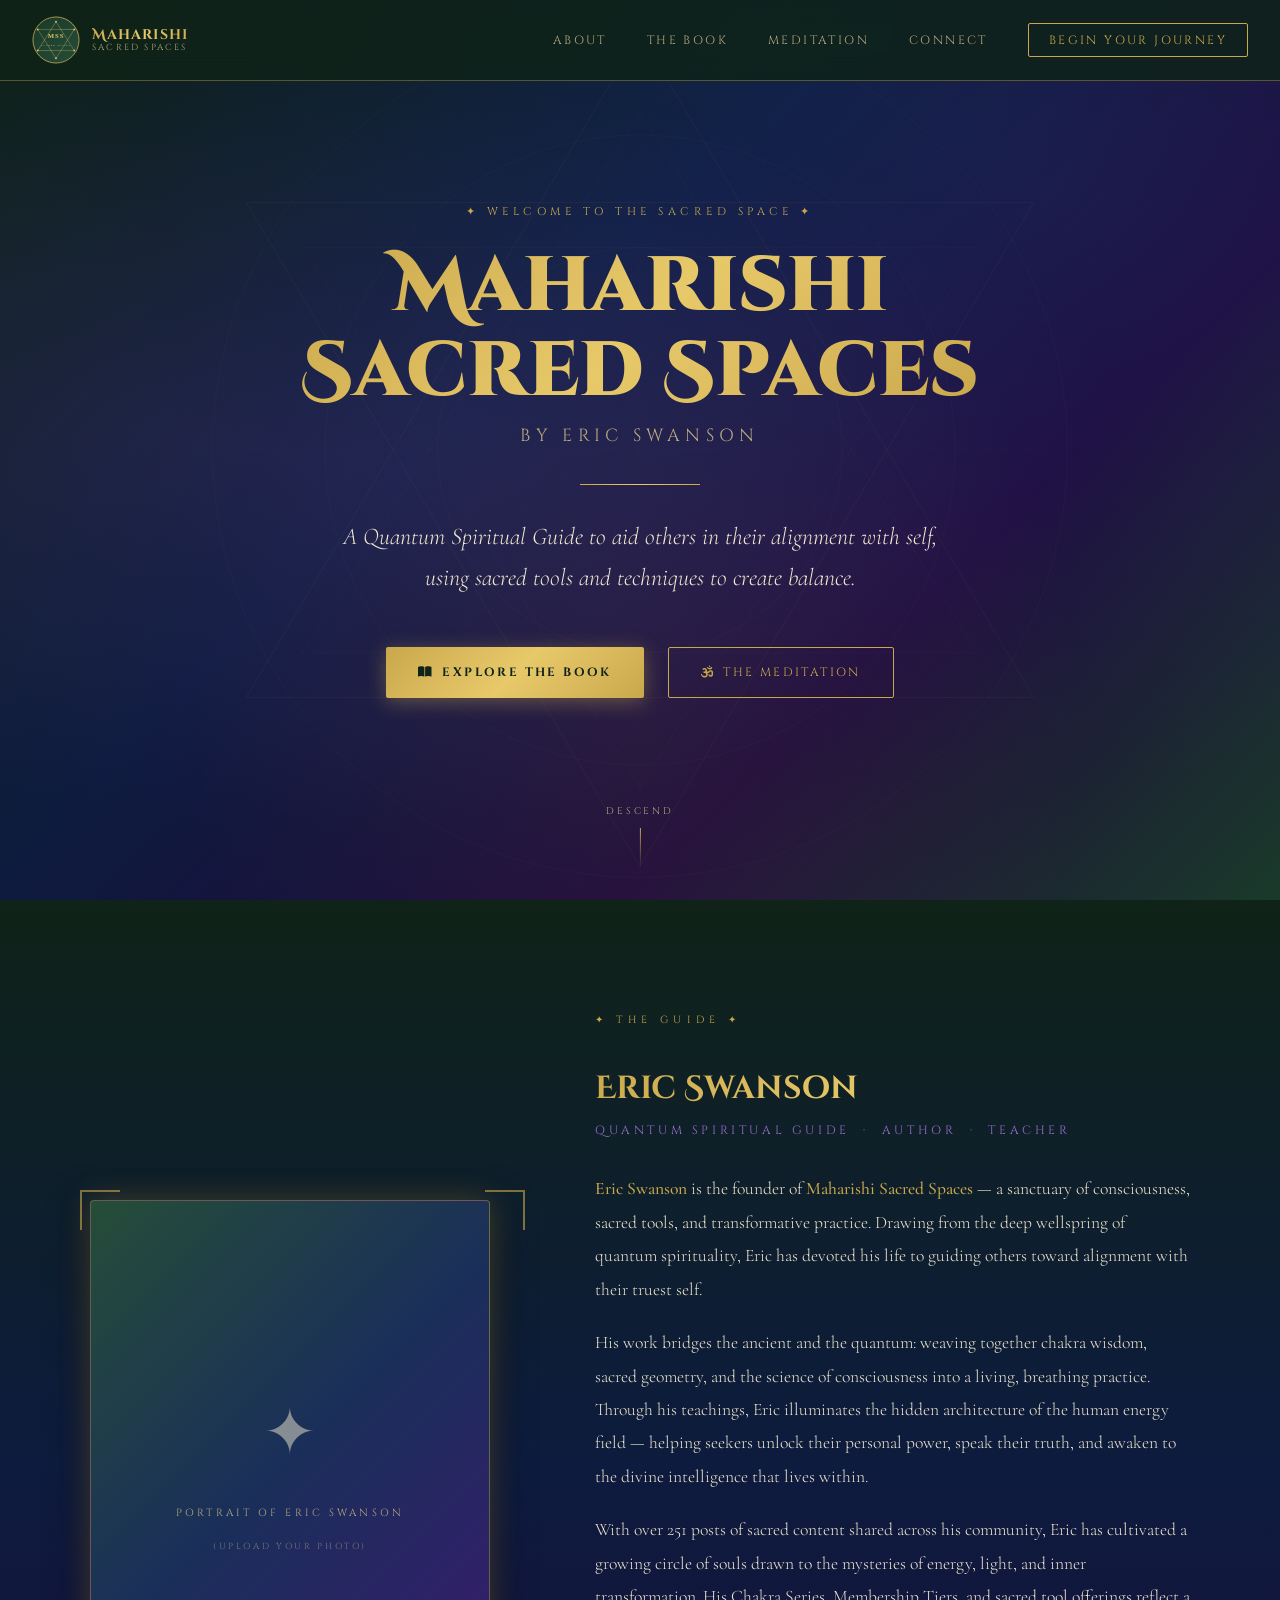
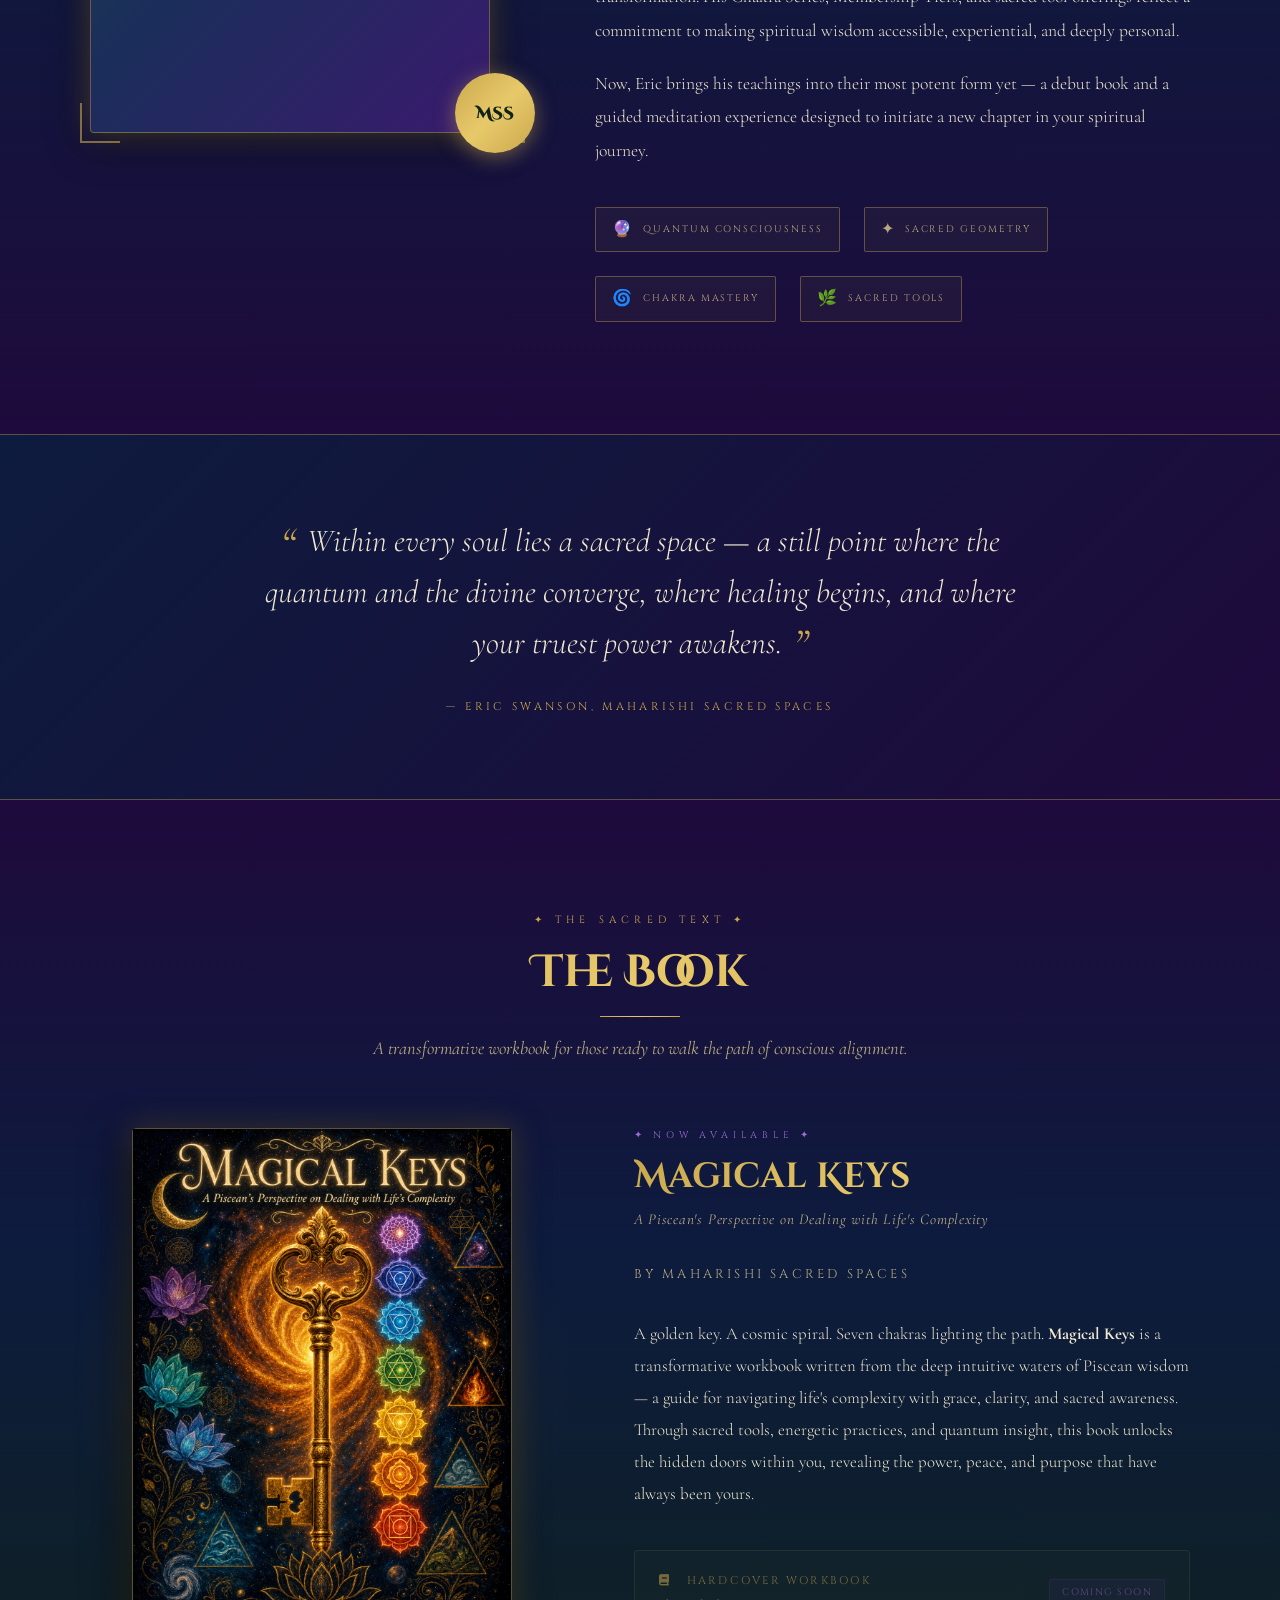
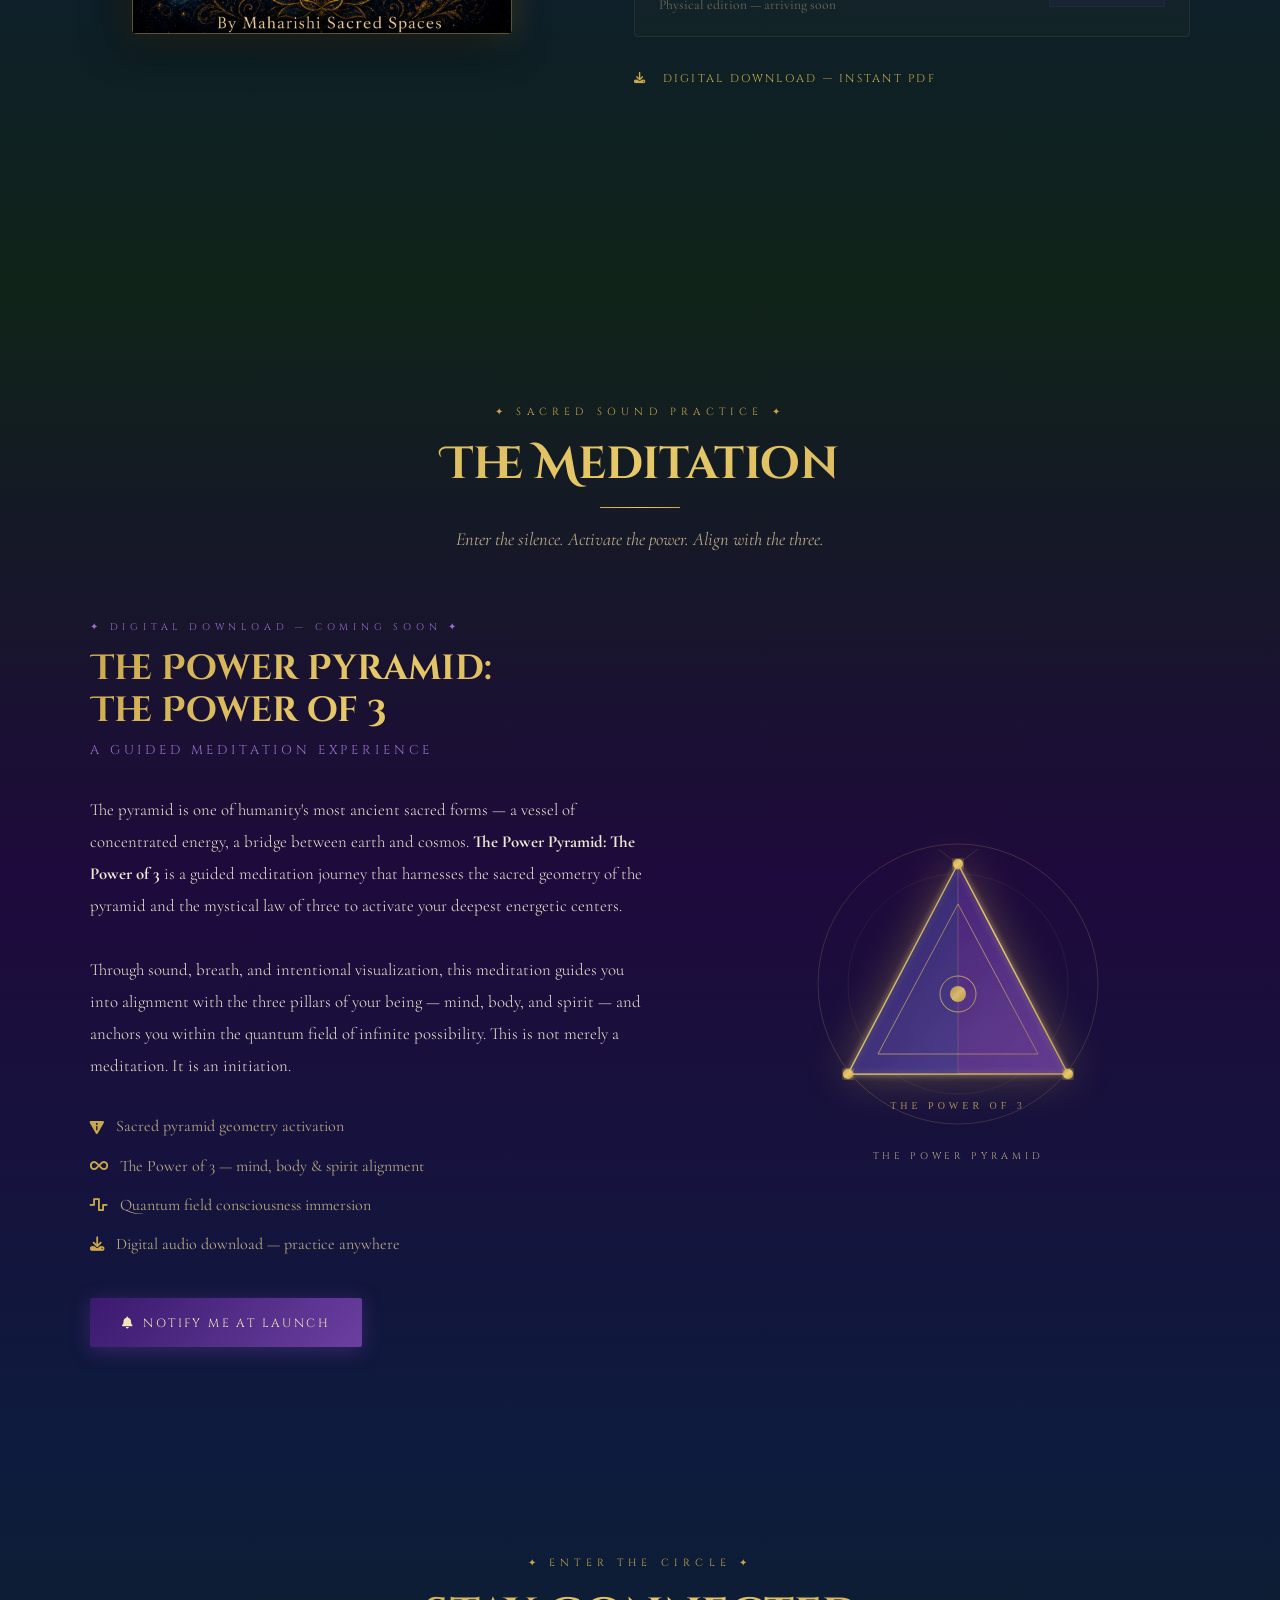
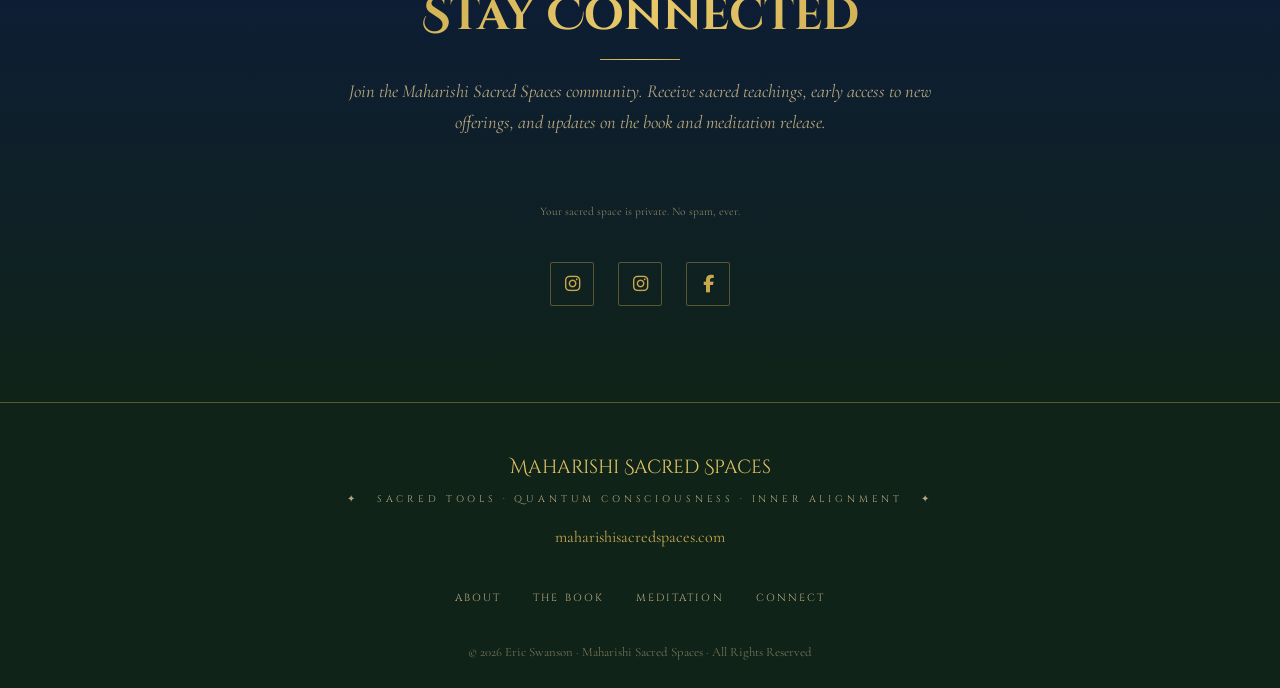
<file: index.html>
<!DOCTYPE html>
<html lang="en">
<head>
  <meta charset="UTF-8" />
  <meta name="viewport" content="width=device-width, initial-scale=1.0" />
  <meta name="description" content="Maharishi Sacred Spaces — Quantum Spiritual Guide Eric Swanson. Explore sacred tools, consciousness teachings, and transformative meditation practices." />
  <meta name="author" content="Eric Swanson" />
  <meta property="og:title" content="Maharishi Sacred Spaces" />
  <meta property="og:description" content="Quantum Spiritual Guide to aid others in their alignment with self, using sacred tools and techniques to create balance." />
  <meta property="og:type" content="website" />
  <meta property="og:url" content="https://maharishisacredspaces.com/" />
  <link rel="canonical" href="https://maharishisacredspaces.com/" />
  <title>Maharishi Sacred Spaces | Eric Swanson</title>
  <link rel="stylesheet" href="assets/css/style.css" />
  <!-- Font Awesome for icons -->
  <link rel="stylesheet" href="https://cdnjs.cloudflare.com/ajax/libs/font-awesome/6.5.0/css/all.min.css" />
  <!-- cache-bust: v4 -->
</head>
<body>

  <!-- Sacred Particle Background -->
  <canvas id="particles-canvas"></canvas>

  <!-- ── Navigation ─────────────────────────────────────────── -->
  <nav class="navbar" role="navigation" aria-label="Main navigation">
    <a href="index.html" class="nav-logo" aria-label="Maharishi Sacred Spaces Home">
      <!-- MSS Emblem SVG -->
      <svg class="mss-emblem" viewBox="0 0 100 100" xmlns="http://www.w3.org/2000/svg" aria-hidden="true">
        <defs>
          <linearGradient id="goldGrad" x1="0%" y1="0%" x2="100%" y2="100%">
            <stop offset="0%"   stop-color="#C9A84C"/>
            <stop offset="50%"  stop-color="#E8C96A"/>
            <stop offset="100%" stop-color="#C9A84C"/>
          </linearGradient>
          <linearGradient id="greenGrad" x1="0%" y1="0%" x2="100%" y2="100%">
            <stop offset="0%"   stop-color="#1A3A2A"/>
            <stop offset="100%" stop-color="#254D38"/>
          </linearGradient>
        </defs>
        <!-- Outer circle -->
        <circle cx="50" cy="50" r="48" fill="url(#greenGrad)" stroke="url(#goldGrad)" stroke-width="1.5"/>
        <!-- Inner sacred geometry -->
        <polygon points="50,12 88,72 12,72" fill="none" stroke="url(#goldGrad)" stroke-width="1.2" opacity="0.6"/>
        <polygon points="50,88 12,28 88,28" fill="none" stroke="url(#goldGrad)" stroke-width="1.2" opacity="0.6"/>
        <!-- MSS Letters -->
        <text x="50" y="46" text-anchor="middle" font-family="serif" font-size="14" font-weight="bold" fill="url(#goldGrad)" letter-spacing="2">MSS</text>
        <!-- Decorative dots -->
        <circle cx="50" cy="12" r="2" fill="url(#goldGrad)"/>
        <circle cx="88" cy="72" r="2" fill="url(#goldGrad)"/>
        <circle cx="12" cy="72" r="2" fill="url(#goldGrad)"/>
        <circle cx="50" cy="88" r="2" fill="url(#goldGrad)"/>
        <circle cx="12" cy="28" r="2" fill="url(#goldGrad)"/>
        <circle cx="88" cy="28" r="2" fill="url(#goldGrad)"/>
        <!-- Bottom text -->
        <text x="50" y="62" text-anchor="middle" font-family="serif" font-size="5.5" fill="url(#goldGrad)" letter-spacing="1.5">SACRED SPACES</text>
      </svg>
      <div class="logo-text">
        <span class="logo-main">Maharishi</span>
        <span class="logo-sub">Sacred Spaces</span>
      </div>
    </a>

    <ul class="nav-links" role="list">
      <li><a href="#about" class="active">About</a></li>
      <li><a href="#book">The Book</a></li>
      <li><a href="#meditation">Meditation</a></li>
      <li><a href="#connect">Connect</a></li>
      <li><a href="#connect" class="nav-cta">Begin Your Journey</a></li>
    </ul>

    <div class="hamburger" role="button" aria-label="Toggle menu" tabindex="0">
      <span></span><span></span><span></span>
    </div>
  </nav>

  <!-- ── Hero ───────────────────────────────────────────────── -->
  <section class="hero" id="home" aria-label="Hero">
    <div class="hero-bg-pattern"></div>

    <!-- Sacred Geometry Background -->
    <div class="sacred-geometry" aria-hidden="true">
      <svg viewBox="0 0 800 800" xmlns="http://www.w3.org/2000/svg">
        <circle cx="400" cy="400" r="380" fill="none" stroke="#C9A84C" stroke-width="0.5"/>
        <circle cx="400" cy="400" r="280" fill="none" stroke="#C9A84C" stroke-width="0.5"/>
        <circle cx="400" cy="400" r="180" fill="none" stroke="#C9A84C" stroke-width="0.5"/>
        <polygon points="400,30 750,620 50,620" fill="none" stroke="#C9A84C" stroke-width="0.8"/>
        <polygon points="400,770 50,180 750,180" fill="none" stroke="#C9A84C" stroke-width="0.8"/>
        <polygon points="400,100 700,580 100,580" fill="none" stroke="#C9A84C" stroke-width="0.4"/>
        <polygon points="400,700 100,220 700,220" fill="none" stroke="#C9A84C" stroke-width="0.4"/>
        <line x1="400" y1="20" x2="400" y2="780" stroke="#C9A84C" stroke-width="0.3"/>
        <line x1="20" y1="400" x2="780" y2="400" stroke="#C9A84C" stroke-width="0.3"/>
        <line x1="70" y1="70" x2="730" y2="730" stroke="#C9A84C" stroke-width="0.3"/>
        <line x1="730" y1="70" x2="70" y2="730" stroke="#C9A84C" stroke-width="0.3"/>
      </svg>
    </div>

    <div class="hero-content">
      <p class="hero-eyebrow">✦ Welcome to the Sacred Space ✦</p>
      <h1 class="hero-title">Maharishi<br/>Sacred Spaces</h1>
      <p class="hero-subtitle">by Eric Swanson</p>
      <div class="hero-divider"></div>
      <p class="hero-tagline">A Quantum Spiritual Guide to aid others in their alignment with self, using sacred tools and techniques to create balance.</p>
      <div class="hero-actions">
        <a href="#purchase" class="btn btn-primary">
          <i class="fa-solid fa-book-open" aria-hidden="true"></i>
          Explore the Book
        </a>
        <a href="#meditation" class="btn btn-outline">
          <i class="fa-solid fa-om" aria-hidden="true"></i>
          The Meditation
        </a>
      </div>
    </div>

    <div class="hero-scroll" aria-hidden="true">
      <span>Descend</span>
      <div class="scroll-line"></div>
    </div>
  </section>

  <!-- ── About / Biography ──────────────────────────────────── -->
  <section class="about-section" id="about" aria-label="About Eric Swanson">
    <div class="about-inner">
      <div class="about-image-wrap reveal">
        <!-- Portrait placeholder — replace src with your photo -->
        <div class="about-portrait-placeholder">
          <div class="placeholder-icon">✦</div>
          <span>Portrait of Eric Swanson</span>
          <span style="font-size:0.55rem; opacity:0.6;">(Upload your photo)</span>
        </div>
        <div class="about-frame-corner tl"></div>
        <div class="about-frame-corner tr"></div>
        <div class="about-frame-corner bl"></div>
        <div class="about-frame-corner br"></div>
        <div class="about-mss-badge">MSS</div>
      </div>

      <div class="about-content reveal">
        <div class="section-header" style="text-align:left; margin-bottom:2rem;">
          <span class="section-eyebrow">✦ The Guide ✦</span>
        </div>
        <h2 class="about-name">Eric Swanson</h2>
        <p class="about-title-role">Quantum Spiritual Guide &nbsp;·&nbsp; Author &nbsp;·&nbsp; Teacher</p>

        <div class="about-bio">
          <p>
            <strong>Eric Swanson</strong> is the founder of <strong>Maharishi Sacred Spaces</strong> — a sanctuary of consciousness, sacred tools, and transformative practice. Drawing from the deep wellspring of quantum spirituality, Eric has devoted his life to guiding others toward alignment with their truest self.
          </p>
          <p>
            His work bridges the ancient and the quantum: weaving together chakra wisdom, sacred geometry, and the science of consciousness into a living, breathing practice. Through his teachings, Eric illuminates the hidden architecture of the human energy field — helping seekers unlock their personal power, speak their truth, and awaken to the divine intelligence that lives within.
          </p>
          <p>
            With over 251 posts of sacred content shared across his community, Eric has cultivated a growing circle of souls drawn to the mysteries of energy, light, and inner transformation. His Chakra Series, Membership Tiers, and sacred tool offerings reflect a commitment to making spiritual wisdom accessible, experiential, and deeply personal.
          </p>
          <p>
            Now, Eric brings his teachings into their most potent form yet — a debut book and a guided meditation experience designed to initiate a new chapter in your spiritual journey.
          </p>
        </div>

        <div class="about-pillars">
          <div class="pillar-chip">
            <span class="chip-icon">🔮</span>
            <span>Quantum Consciousness</span>
          </div>
          <div class="pillar-chip">
            <span class="chip-icon">✦</span>
            <span>Sacred Geometry</span>
          </div>
          <div class="pillar-chip">
            <span class="chip-icon">🌀</span>
            <span>Chakra Mastery</span>
          </div>
          <div class="pillar-chip">
            <span class="chip-icon">🌿</span>
            <span>Sacred Tools</span>
          </div>
        </div>
      </div>
    </div>
  </section>

  <!-- ── Sacred Quote ───────────────────────────────────────── -->
  <div class="quote-section" aria-label="Sacred quote">
    <div class="quote-inner reveal">
      <p class="sacred-quote">
        Within every soul lies a sacred space — a still point where the quantum and the divine converge, where healing begins, and where your truest power awakens.
      </p>
      <span class="quote-attribution">— Eric Swanson, Maharishi Sacred Spaces</span>
    </div>
  </div>

  <!-- ── Book Section ───────────────────────────────────────── -->
  <section class="book-section" id="book" aria-label="The Book">
    <div class="book-inner">
      <div class="section-header reveal">
        <span class="section-eyebrow">✦ The Sacred Text ✦</span>
        <h2 class="section-title">The Book</h2>
        <div class="section-rule"></div>
        <p class="section-lead">A transformative workbook for those ready to walk the path of conscious alignment.</p>
      </div>

      <div class="book-showcase">
        <div class="book-cover-wrap reveal">
          <div class="book-glow"></div>
          <img src="assets/images/book-cover.png" alt="Magical Keys: A Piscean's Perspective on Dealing with Life's Complexity — by Maharishi Sacred Spaces" class="book-cover-img" id="book-cover-container" style="width:380px; height:auto; max-width:100%; object-fit:contain; overflow:visible; display:block;" />
        </div>

        <div class="book-details reveal">
          <span class="book-label">✦ Now Available ✦</span>
          <h3 class="book-title">Magical Keys</h3>
          <p class="book-author" style="font-style:italic; color:var(--text-muted); font-family:'Cormorant Garamond',serif; font-size:0.95rem; letter-spacing:0.05em; text-transform:none;">A Piscean's Perspective on Dealing with Life's Complexity</p>
          <p class="book-author">by Maharishi Sacred Spaces</p>

          <p class="book-description">
            A golden key. A cosmic spiral. Seven chakras lighting the path. <strong>Magical Keys</strong> is a transformative workbook written from the deep intuitive waters of Piscean wisdom — a guide for navigating life's complexity with grace, clarity, and sacred awareness. Through sacred tools, energetic practices, and quantum insight, this book unlocks the hidden doors within you, revealing the power, peace, and purpose that have always been yours.
          </p>

          <!-- Hardcover coming soon badge -->
          <div class="book-purchase-options">
            <div class="purchase-option coming-soon">
              <div class="option-info">
                <span class="option-type">
                  <i class="fa-solid fa-book" aria-hidden="true"></i>
                  &nbsp; Hardcover Workbook
                </span>
                <span class="option-desc">Physical edition — arriving soon</span>
              </div>
              <span class="option-badge badge-soon">Coming Soon</span>
            </div>
          </div>

          <!-- ── Payhip Digital Purchase Embed ── -->
          <div id="purchase" class="payhip-purchase-wrap" style="margin-top:2rem;">
            <p class="option-type" style="margin-bottom:0.75rem;">
              <i class="fa-solid fa-download" aria-hidden="true"></i>
              &nbsp; Digital Download — Instant PDF
            </p>
            <div class="payhip-embed-page" data-key="vZGLV"></div>
            <script type="text/javascript" src="https://payhip.com/embed-page.js?v=24u68985"></script>
          </div>
        </div>
      </div>
    </div>
  </section>

  <!-- ── Meditation Section ─────────────────────────────────── -->
  <section class="meditation-section" id="meditation" aria-label="The Power Pyramid Meditation">
    <div class="meditation-inner">
      <div class="section-header reveal">
        <span class="section-eyebrow">✦ Sacred Sound Practice ✦</span>
        <h2 class="section-title">The Meditation</h2>
        <div class="section-rule"></div>
        <p class="section-lead">Enter the silence. Activate the power. Align with the three.</p>
      </div>

      <div class="meditation-showcase">
        <div class="meditation-content reveal">
          <span class="book-label">✦ Digital Download — Coming Soon ✦</span>
          <h3 class="meditation-title">The Power Pyramid:<br/>The Power of 3</h3>
          <p class="meditation-subtitle">A Guided Meditation Experience</p>

          <p class="meditation-description">
            The pyramid is one of humanity's most ancient sacred forms — a vessel of concentrated energy, a bridge between earth and cosmos. <strong>The Power Pyramid: The Power of 3</strong> is a guided meditation journey that harnesses the sacred geometry of the pyramid and the mystical law of three to activate your deepest energetic centers.
          </p>

          <p class="meditation-description">
            Through sound, breath, and intentional visualization, this meditation guides you into alignment with the three pillars of your being — mind, body, and spirit — and anchors you within the quantum field of infinite possibility. This is not merely a meditation. It is an initiation.
          </p>

          <ul class="meditation-features">
            <li>
              <span class="feat-icon"><i class="fa-solid fa-triangle-exclamation" style="color:var(--gold);transform:rotate(180deg);"></i></span>
              <span>Sacred pyramid geometry activation</span>
            </li>
            <li>
              <span class="feat-icon"><i class="fa-solid fa-infinity"></i></span>
              <span>The Power of 3 — mind, body &amp; spirit alignment</span>
            </li>
            <li>
              <span class="feat-icon"><i class="fa-solid fa-wave-square"></i></span>
              <span>Quantum field consciousness immersion</span>
            </li>
            <li>
              <span class="feat-icon"><i class="fa-solid fa-download"></i></span>
              <span>Digital audio download — practice anywhere</span>
            </li>
          </ul>

          <a href="#connect" class="btn btn-purple">
            <i class="fa-solid fa-bell" aria-hidden="true"></i>
            Notify Me at Launch
          </a>
        </div>

        <div class="meditation-visual reveal">
          <div class="pyramid-visual">
            <!-- Animated Pyramid SVG -->
            <svg class="pyramid-svg" viewBox="0 0 300 300" xmlns="http://www.w3.org/2000/svg" aria-label="Sacred Pyramid">
              <defs>
                <linearGradient id="pyGold" x1="0%" y1="0%" x2="100%" y2="100%">
                  <stop offset="0%"   stop-color="#C9A84C" stop-opacity="0.9"/>
                  <stop offset="50%"  stop-color="#E8C96A" stop-opacity="1"/>
                  <stop offset="100%" stop-color="#C9A84C" stop-opacity="0.9"/>
                </linearGradient>
                <linearGradient id="pyPurple" x1="0%" y1="0%" x2="100%" y2="100%">
                  <stop offset="0%"   stop-color="#3A1A6E" stop-opacity="0.8"/>
                  <stop offset="100%" stop-color="#6B3FA0" stop-opacity="0.6"/>
                </linearGradient>
                <linearGradient id="pyBlue" x1="0%" y1="0%" x2="100%" y2="100%">
                  <stop offset="0%"   stop-color="#1A2E5A" stop-opacity="0.8"/>
                  <stop offset="100%" stop-color="#2A4A8A" stop-opacity="0.6"/>
                </linearGradient>
                <filter id="glow">
                  <feGaussianBlur stdDeviation="3" result="blur"/>
                  <feMerge><feMergeNode in="blur"/><feMergeNode in="SourceGraphic"/></feMerge>
                </filter>
              </defs>

              <!-- Outer circle -->
              <circle cx="150" cy="150" r="140" fill="none" stroke="url(#pyGold)" stroke-width="0.5" opacity="0.4"/>
              <circle cx="150" cy="150" r="110" fill="none" stroke="url(#pyGold)" stroke-width="0.3" opacity="0.3"/>

              <!-- Main pyramid (front face) -->
              <polygon points="150,30 260,240 40,240"
                fill="url(#pyPurple)" stroke="url(#pyGold)" stroke-width="1.5" filter="url(#glow)"/>

              <!-- Left face shading -->
              <polygon points="150,30 40,240 150,240"
                fill="url(#pyBlue)" stroke="url(#pyGold)" stroke-width="0.5" opacity="0.5"/>

              <!-- Inner triangle (Power of 3) -->
              <polygon points="150,70 230,220 70,220"
                fill="none" stroke="url(#pyGold)" stroke-width="1" opacity="0.6"/>

              <!-- Center eye / orb -->
              <circle cx="150" cy="160" r="18" fill="none" stroke="url(#pyGold)" stroke-width="1" opacity="0.8"/>
              <circle cx="150" cy="160" r="8" fill="url(#pyGold)" opacity="0.9"/>

              <!-- Three power points -->
              <circle cx="150" cy="30" r="5" fill="url(#pyGold)" filter="url(#glow)"/>
              <circle cx="260" cy="240" r="5" fill="url(#pyGold)" filter="url(#glow)"/>
              <circle cx="40" cy="240" r="5" fill="url(#pyGold)" filter="url(#glow)"/>

              <!-- Radiant lines from apex -->
              <line x1="150" y1="30" x2="150" y2="10" stroke="url(#pyGold)" stroke-width="1" opacity="0.5"/>
              <line x1="150" y1="30" x2="130" y2="15" stroke="url(#pyGold)" stroke-width="0.5" opacity="0.3"/>
              <line x1="150" y1="30" x2="170" y2="15" stroke="url(#pyGold)" stroke-width="0.5" opacity="0.3"/>

              <!-- Number 3 label -->
              <text x="150" y="275" text-anchor="middle" font-family="serif" font-size="10"
                fill="url(#pyGold)" letter-spacing="4" opacity="0.7">THE POWER OF 3</text>
            </svg>
            <span class="pyramid-label">The Power Pyramid</span>
          </div>
        </div>
      </div>
    </div>
  </section>

  <!-- ── Connect / Newsletter ───────────────────────────────── -->
  <section class="connect-section" id="connect" aria-label="Connect with Eric Swanson">
    <div class="connect-inner">
      <div class="section-header reveal">
        <span class="section-eyebrow">✦ Enter the Circle ✦</span>
        <h2 class="section-title">Stay Connected</h2>
        <div class="section-rule"></div>
        <p class="section-lead">
          Join the Maharishi Sacred Spaces community. Receive sacred teachings, early access to new offerings, and updates on the book and meditation release.
        </p>
      </div>

      <!-- MailerLite Dynamic Embed — form ID 193721637224318791 -->
      <div class="mailerlite-wrap reveal" style="max-width:420px; margin:0 auto;">
        <div class="ml-embedded" data-form="EYPTrI"></div>
      </div>
      <p class="connect-form-note reveal" style="font-size:0.72rem; color:var(--text-muted); margin-top:0.75rem; text-align:center; opacity:0.7;">
        Your sacred space is private. No spam, ever.
      </p>
      <script>
        (function(w,d,e,u,f,l,n){w[f]=w[f]||function(){(w[f].q=w[f].q||[]).push(arguments);},
        l=d.createElement(e),l.async=1,l.src=u,n=d.getElementsByTagName(e)[0],
        n.parentNode.insertBefore(l,n);})(window,document,'script',
        'https://assets.mailerlite.com/js/universal.js','ml');
        ml('account', '2526845');
      </script>

      <div class="social-links reveal" aria-label="Social media links">
        <a href="https://www.instagram.com/maharishi.sacredspace/" target="_blank" rel="noopener noreferrer"
           class="social-link" aria-label="Instagram @maharishi.sacredspace">
          <i class="fa-brands fa-instagram" aria-hidden="true"></i>
        </a>
        <a href="https://www.instagram.com/maharishisacredspaces/" target="_blank" rel="noopener noreferrer"
           class="social-link" aria-label="Instagram @maharishisacredspaces">
          <i class="fa-brands fa-instagram" aria-hidden="true"></i>
        </a>
        <a href="https://www.facebook.com/maharishisacredspaces" target="_blank" rel="noopener noreferrer"
           class="social-link" aria-label="Facebook Maharishi Sacred Spaces">
          <i class="fa-brands fa-facebook-f" aria-hidden="true"></i>
        </a>
      </div>
    </div>
  </section>

  <!-- ── Footer ─────────────────────────────────────────────── -->
  <footer class="footer" role="contentinfo">
    <div class="footer-logo">Maharishi Sacred Spaces</div>
    <p class="footer-tagline">✦ &nbsp; Sacred Tools · Quantum Consciousness · Inner Alignment &nbsp; ✦</p>
    <p class="footer-domain"><a href="https://maharishisacredspaces.com/">maharishisacredspaces.com</a></p>

    <ul class="footer-nav" role="list">
      <li><a href="#about">About</a></li>
      <li><a href="#book">The Book</a></li>
      <li><a href="#meditation">Meditation</a></li>
      <li><a href="#connect">Connect</a></li>
    </ul>

    <p class="footer-copy">&copy; <span id="year"></span> Eric Swanson · Maharishi Sacred Spaces · All Rights Reserved</p>
  </footer>

  <script src="assets/js/main.js"></script>
  <script>
    document.getElementById('year').textContent = new Date().getFullYear();
  </script>
</body>
</html>
</file>
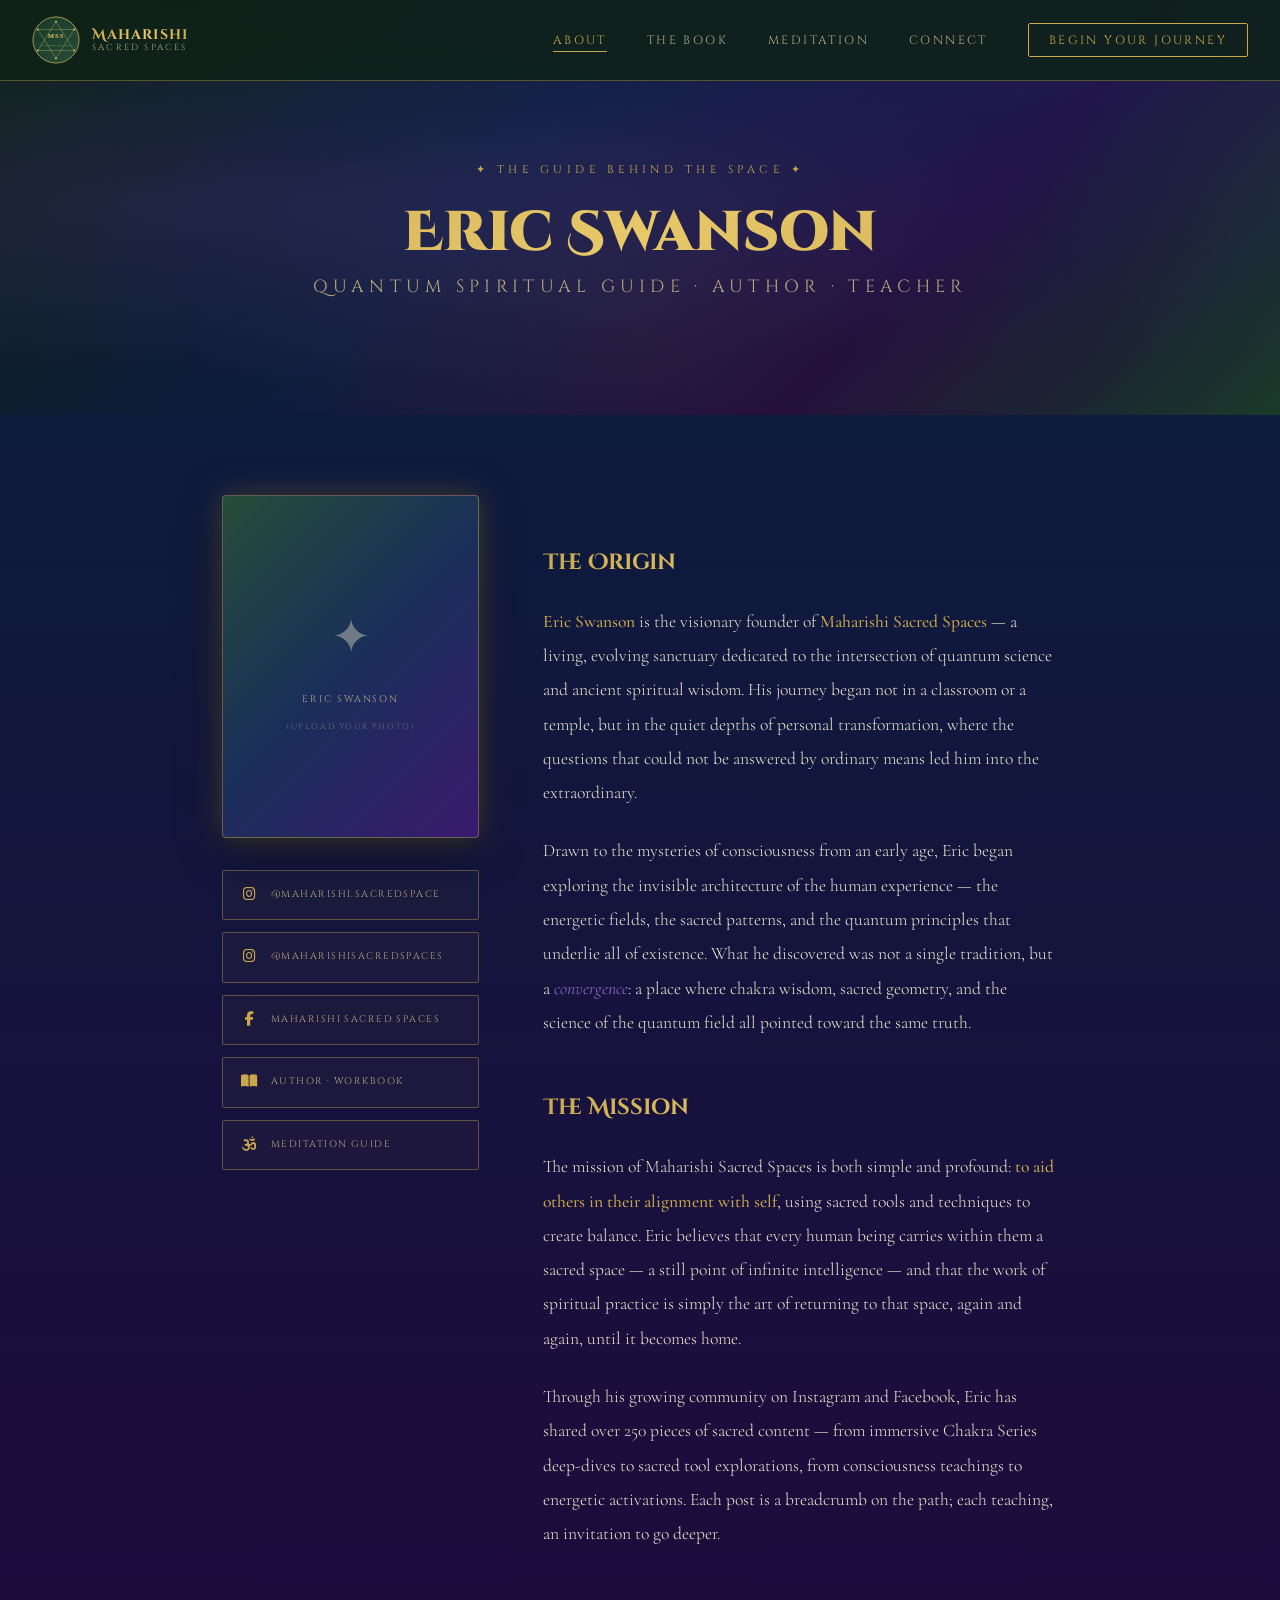
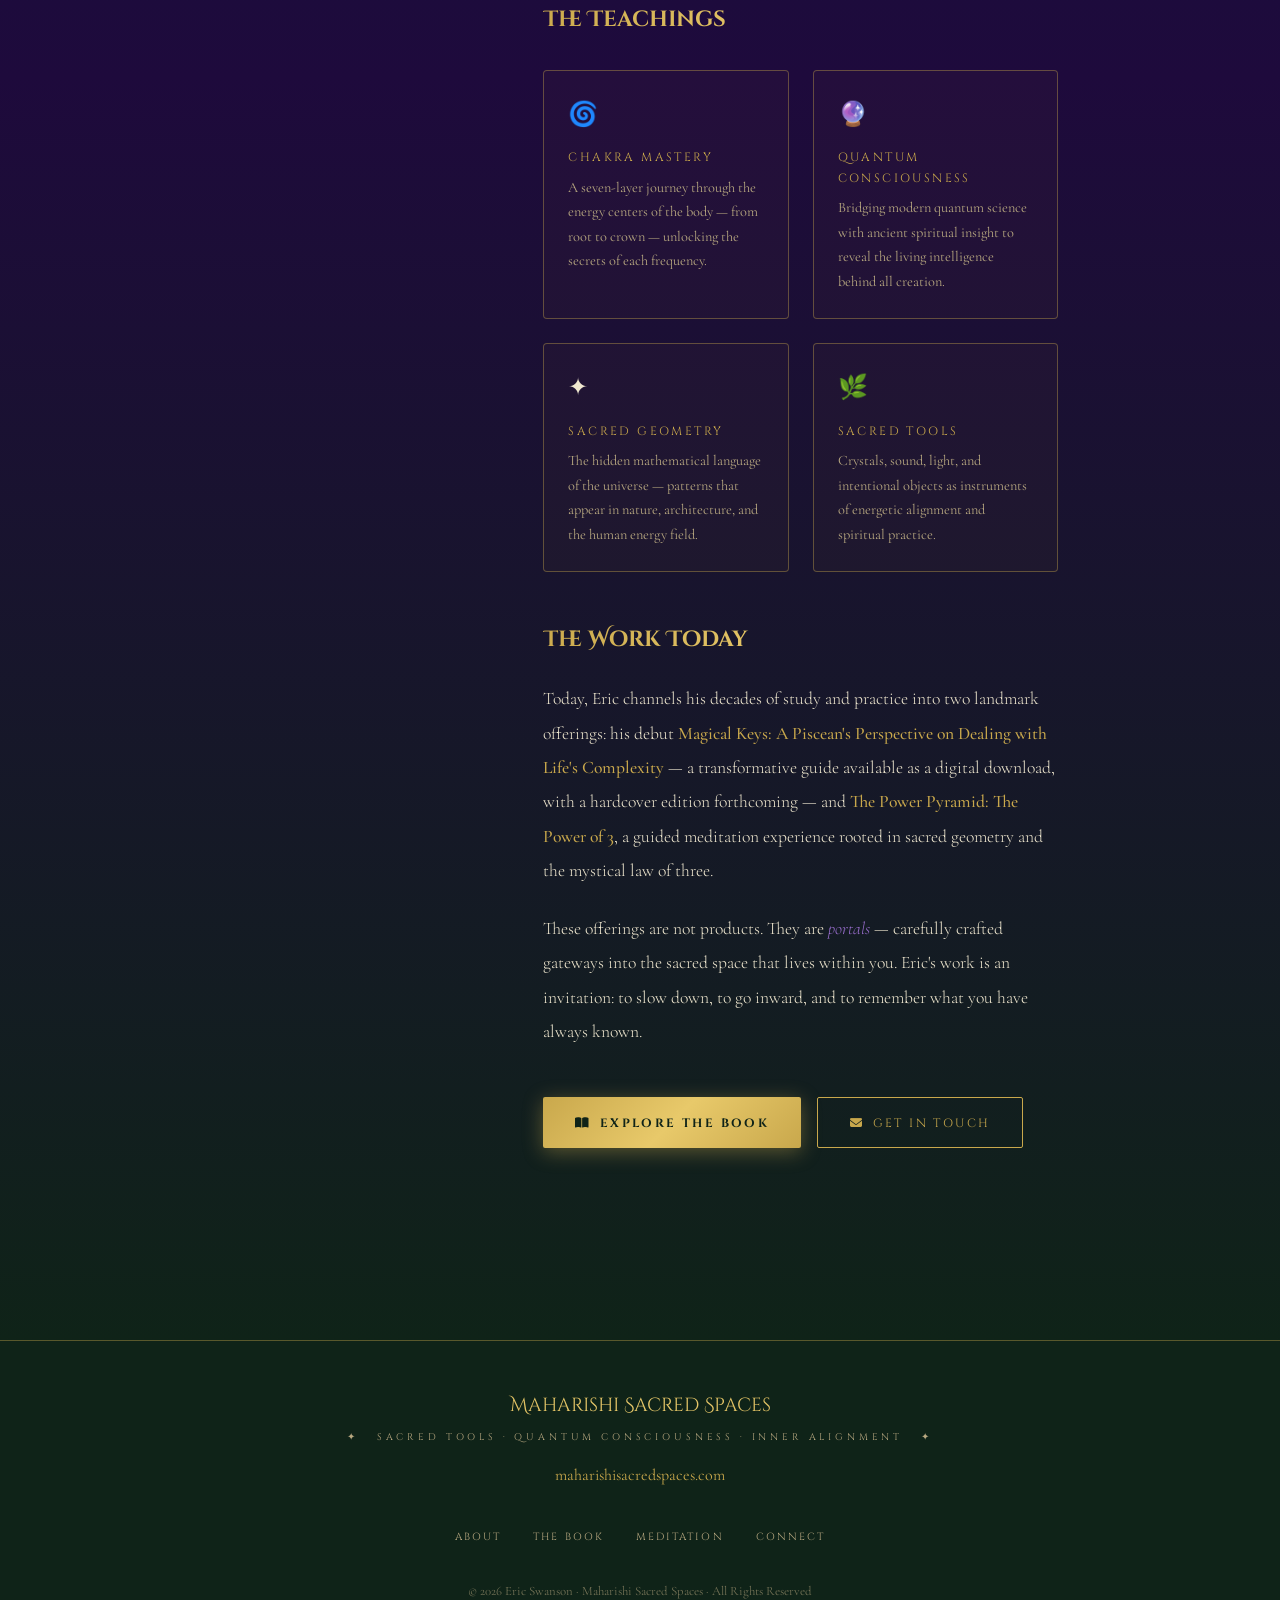
<file: about.html>
<!DOCTYPE html>
<html lang="en">
<head>
  <meta charset="UTF-8" />
  <meta name="viewport" content="width=device-width, initial-scale=1.0" />
  <meta name="description" content="About Eric Swanson — Quantum Spiritual Guide, Author, and founder of Maharishi Sacred Spaces." />
  <meta property="og:url" content="https://maharishisacredspaces.com/about.html" />
  <link rel="canonical" href="https://maharishisacredspaces.com/about.html" />
  <title>About Eric Swanson | Maharishi Sacred Spaces</title>
  <link rel="stylesheet" href="assets/css/style.css" />
  <link rel="stylesheet" href="https://cdnjs.cloudflare.com/ajax/libs/font-awesome/6.5.0/css/all.min.css" />
  <style>
    .about-page-inner {
      max-width: 900px;
      margin: 0 auto;
      padding: 0 2rem;
    }
    .bio-extended {
      padding: 5rem 2rem 7rem;
      background: linear-gradient(180deg, var(--blue-dark) 0%, var(--purple-dark) 50%, var(--green-deep) 100%);
    }
    .bio-grid {
      display: grid;
      grid-template-columns: 1fr 2fr;
      gap: 4rem;
      align-items: start;
      margin-bottom: 5rem;
    }
    .bio-sidebar {
      position: sticky;
      top: 100px;
    }
    .bio-portrait-wrap {
      position: relative;
      margin-bottom: 2rem;
    }
    .bio-portrait-placeholder {
      width: 100%;
      aspect-ratio: 3/4;
      background: linear-gradient(135deg, var(--green-mid), var(--blue-mid), var(--purple-mid));
      border-radius: 4px;
      border: var(--border-gold);
      display: flex;
      flex-direction: column;
      align-items: center;
      justify-content: center;
      gap: 0.75rem;
      box-shadow: var(--shadow-gold), var(--shadow-deep);
    }
    .bio-portrait-placeholder .ph-icon { font-size: 3rem; opacity: 0.4; }
    .bio-portrait-placeholder span {
      font-family: 'Cinzel', serif;
      font-size: 0.6rem;
      letter-spacing: 0.2em;
      color: var(--text-muted);
      text-transform: uppercase;
    }
    .bio-sidebar-info {
      display: flex;
      flex-direction: column;
      gap: 0.75rem;
    }
    .sidebar-stat {
      display: flex;
      align-items: center;
      gap: 0.75rem;
      padding: 0.75rem 1rem;
      border: var(--border-gold);
      border-radius: 2px;
      background: rgba(201, 168, 76, 0.04);
    }
    .sidebar-stat .stat-icon { color: var(--gold); font-size: 0.9rem; width: 20px; text-align: center; }
    .sidebar-stat .stat-text { font-family: 'Cinzel', serif; font-size: 0.6rem; letter-spacing: 0.15em; color: var(--text-muted); text-transform: uppercase; }
    .bio-main { }
    .bio-section-title {
      font-family: 'Cinzel Decorative', serif;
      font-size: 1.4rem;
      background: var(--gradient-gold);
      -webkit-background-clip: text;
      -webkit-text-fill-color: transparent;
      background-clip: text;
      margin-bottom: 1.5rem;
      margin-top: 3rem;
    }
    .bio-main p {
      font-size: 1.1rem;
      color: var(--text-light);
      font-weight: 300;
      line-height: 1.95;
      margin-bottom: 1.5rem;
    }
    .bio-main p strong { color: var(--gold); font-weight: 500; }
    .bio-main p em { color: var(--purple-light); font-style: italic; }
    .teachings-grid {
      display: grid;
      grid-template-columns: repeat(2, 1fr);
      gap: 1.5rem;
      margin: 2rem 0;
    }
    .teaching-card {
      padding: 1.5rem;
      border: var(--border-gold);
      border-radius: 4px;
      background: rgba(201, 168, 76, 0.03);
      transition: all 0.3s ease;
    }
    .teaching-card:hover {
      background: rgba(201, 168, 76, 0.07);
      transform: translateY(-3px);
      box-shadow: var(--shadow-gold);
    }
    .teaching-icon { font-size: 1.5rem; margin-bottom: 0.75rem; }
    .teaching-title {
      font-family: 'Cinzel', serif;
      font-size: 0.75rem;
      letter-spacing: 0.2em;
      text-transform: uppercase;
      color: var(--gold);
      margin-bottom: 0.5rem;
    }
    .teaching-desc { font-size: 0.9rem; color: var(--text-muted); line-height: 1.7; }
    @media (max-width: 768px) {
      .bio-grid { grid-template-columns: 1fr; }
      .bio-sidebar { position: static; }
      .teachings-grid { grid-template-columns: 1fr; }
    }
  </style>
</head>
<body>

  <canvas id="particles-canvas"></canvas>

  <!-- Navigation -->
  <nav class="navbar" role="navigation" aria-label="Main navigation">
    <a href="index.html" class="nav-logo" aria-label="Maharishi Sacred Spaces Home">
      <svg class="mss-emblem" viewBox="0 0 100 100" xmlns="http://www.w3.org/2000/svg" aria-hidden="true">
        <defs>
          <linearGradient id="goldGrad" x1="0%" y1="0%" x2="100%" y2="100%">
            <stop offset="0%"   stop-color="#C9A84C"/>
            <stop offset="50%"  stop-color="#E8C96A"/>
            <stop offset="100%" stop-color="#C9A84C"/>
          </linearGradient>
          <linearGradient id="greenGrad" x1="0%" y1="0%" x2="100%" y2="100%">
            <stop offset="0%"   stop-color="#1A3A2A"/>
            <stop offset="100%" stop-color="#254D38"/>
          </linearGradient>
        </defs>
        <circle cx="50" cy="50" r="48" fill="url(#greenGrad)" stroke="url(#goldGrad)" stroke-width="1.5"/>
        <polygon points="50,12 88,72 12,72" fill="none" stroke="url(#goldGrad)" stroke-width="1.2" opacity="0.6"/>
        <polygon points="50,88 12,28 88,28" fill="none" stroke="url(#goldGrad)" stroke-width="1.2" opacity="0.6"/>
        <text x="50" y="46" text-anchor="middle" font-family="serif" font-size="14" font-weight="bold" fill="url(#goldGrad)" letter-spacing="2">MSS</text>
        <circle cx="50" cy="12" r="2" fill="url(#goldGrad)"/>
        <circle cx="88" cy="72" r="2" fill="url(#goldGrad)"/>
        <circle cx="12" cy="72" r="2" fill="url(#goldGrad)"/>
        <circle cx="50" cy="88" r="2" fill="url(#goldGrad)"/>
        <circle cx="12" cy="28" r="2" fill="url(#goldGrad)"/>
        <circle cx="88" cy="28" r="2" fill="url(#goldGrad)"/>
        <text x="50" y="62" text-anchor="middle" font-family="serif" font-size="5.5" fill="url(#goldGrad)" letter-spacing="1.5">SACRED SPACES</text>
      </svg>
      <div class="logo-text">
        <span class="logo-main">Maharishi</span>
        <span class="logo-sub">Sacred Spaces</span>
      </div>
    </a>
    <ul class="nav-links" role="list">
      <li><a href="index.html#about" class="active">About</a></li>
      <li><a href="index.html#book">The Book</a></li>
      <li><a href="index.html#meditation">Meditation</a></li>
      <li><a href="index.html#connect">Connect</a></li>
      <li><a href="index.html#connect" class="nav-cta">Begin Your Journey</a></li>
    </ul>
    <div class="hamburger" role="button" aria-label="Toggle menu" tabindex="0">
      <span></span><span></span><span></span>
    </div>
  </nav>

  <!-- Page Hero -->
  <div class="page-hero">
    <div class="hero-bg-pattern"></div>
    <div class="page-hero-content">
      <p class="hero-eyebrow">✦ The Guide Behind the Space ✦</p>
      <h1 class="hero-title" style="font-size:clamp(2rem,5vw,3.5rem);">Eric Swanson</h1>
      <p class="hero-subtitle">Quantum Spiritual Guide · Author · Teacher</p>
    </div>
  </div>

  <!-- Bio Section -->
  <section class="bio-extended" aria-label="Full biography">
    <div class="about-page-inner">
      <div class="bio-grid">

        <!-- Sidebar -->
        <div class="bio-sidebar reveal">
          <div class="bio-portrait-wrap">
            <div class="bio-portrait-placeholder">
              <div class="ph-icon">✦</div>
              <span>Eric Swanson</span>
              <span style="font-size:0.5rem; opacity:0.5;">(Upload your photo)</span>
            </div>
          </div>
          <div class="bio-sidebar-info">
            <div class="sidebar-stat">
              <span class="stat-icon"><i class="fa-brands fa-instagram"></i></span>
              <span class="stat-text">@maharishi.sacredspace</span>
            </div>
            <div class="sidebar-stat">
              <span class="stat-icon"><i class="fa-brands fa-instagram"></i></span>
              <span class="stat-text">@maharishisacredspaces</span>
            </div>
            <div class="sidebar-stat">
              <span class="stat-icon"><i class="fa-brands fa-facebook-f"></i></span>
              <span class="stat-text">Maharishi Sacred Spaces</span>
            </div>
            <div class="sidebar-stat">
              <span class="stat-icon"><i class="fa-solid fa-book-open"></i></span>
              <span class="stat-text">Author · Workbook</span>
            </div>
            <div class="sidebar-stat">
              <span class="stat-icon"><i class="fa-solid fa-om"></i></span>
              <span class="stat-text">Meditation Guide</span>
            </div>
          </div>
        </div>

        <!-- Main Bio -->
        <div class="bio-main reveal">
          <h2 class="bio-section-title">The Origin</h2>
          <p>
            <strong>Eric Swanson</strong> is the visionary founder of <strong>Maharishi Sacred Spaces</strong> — a living, evolving sanctuary dedicated to the intersection of quantum science and ancient spiritual wisdom. His journey began not in a classroom or a temple, but in the quiet depths of personal transformation, where the questions that could not be answered by ordinary means led him into the extraordinary.
          </p>
          <p>
            Drawn to the mysteries of consciousness from an early age, Eric began exploring the invisible architecture of the human experience — the energetic fields, the sacred patterns, and the quantum principles that underlie all of existence. What he discovered was not a single tradition, but a <em>convergence</em>: a place where chakra wisdom, sacred geometry, and the science of the quantum field all pointed toward the same truth.
          </p>

          <h2 class="bio-section-title">The Mission</h2>
          <p>
            The mission of Maharishi Sacred Spaces is both simple and profound: <strong>to aid others in their alignment with self</strong>, using sacred tools and techniques to create balance. Eric believes that every human being carries within them a sacred space — a still point of infinite intelligence — and that the work of spiritual practice is simply the art of returning to that space, again and again, until it becomes home.
          </p>
          <p>
            Through his growing community on Instagram and Facebook, Eric has shared over 250 pieces of sacred content — from immersive Chakra Series deep-dives to sacred tool explorations, from consciousness teachings to energetic activations. Each post is a breadcrumb on the path; each teaching, an invitation to go deeper.
          </p>

          <h2 class="bio-section-title">The Teachings</h2>
          <div class="teachings-grid">
            <div class="teaching-card">
              <div class="teaching-icon">🌀</div>
              <div class="teaching-title">Chakra Mastery</div>
              <div class="teaching-desc">A seven-layer journey through the energy centers of the body — from root to crown — unlocking the secrets of each frequency.</div>
            </div>
            <div class="teaching-card">
              <div class="teaching-icon">🔮</div>
              <div class="teaching-title">Quantum Consciousness</div>
              <div class="teaching-desc">Bridging modern quantum science with ancient spiritual insight to reveal the living intelligence behind all creation.</div>
            </div>
            <div class="teaching-card">
              <div class="teaching-icon">✦</div>
              <div class="teaching-title">Sacred Geometry</div>
              <div class="teaching-desc">The hidden mathematical language of the universe — patterns that appear in nature, architecture, and the human energy field.</div>
            </div>
            <div class="teaching-card">
              <div class="teaching-icon">🌿</div>
              <div class="teaching-title">Sacred Tools</div>
              <div class="teaching-desc">Crystals, sound, light, and intentional objects as instruments of energetic alignment and spiritual practice.</div>
            </div>
          </div>

          <h2 class="bio-section-title">The Work Today</h2>
          <p>
            Today, Eric channels his decades of study and practice into two landmark offerings: his debut <strong>Magical Keys: A Piscean's Perspective on Dealing with Life's Complexity</strong> — a transformative guide available as a digital download, with a hardcover edition forthcoming — and <strong>The Power Pyramid: The Power of 3</strong>, a guided meditation experience rooted in sacred geometry and the mystical law of three.
          </p>
          <p>
            These offerings are not products. They are <em>portals</em> — carefully crafted gateways into the sacred space that lives within you. Eric's work is an invitation: to slow down, to go inward, and to remember what you have always known.
          </p>

          <div style="margin-top: 3rem; display: flex; gap: 1rem; flex-wrap: wrap;">
            <a href="index.html#book" class="btn btn-primary">
              <i class="fa-solid fa-book-open"></i> Explore the Book
            </a>
            <a href="index.html#connect" class="btn btn-outline">
              <i class="fa-solid fa-envelope"></i> Get in Touch
            </a>
          </div>
        </div>
      </div>
    </div>
  </section>

  <!-- Footer -->
  <footer class="footer" role="contentinfo">
    <div class="footer-logo">Maharishi Sacred Spaces</div>
    <p class="footer-tagline">✦ &nbsp; Sacred Tools · Quantum Consciousness · Inner Alignment &nbsp; ✦</p>
    <p class="footer-domain"><a href="https://maharishisacredspaces.com/">maharishisacredspaces.com</a></p>
    <ul class="footer-nav" role="list">
      <li><a href="index.html#about">About</a></li>
      <li><a href="index.html#book">The Book</a></li>
      <li><a href="index.html#meditation">Meditation</a></li>
      <li><a href="index.html#connect">Connect</a></li>
    </ul>
    <p class="footer-copy">&copy; <span id="year"></span> Eric Swanson · Maharishi Sacred Spaces · All Rights Reserved</p>
  </footer>

  <script src="assets/js/main.js"></script>
  <script>document.getElementById('year').textContent = new Date().getFullYear();</script>
</body>
</html>
</file>
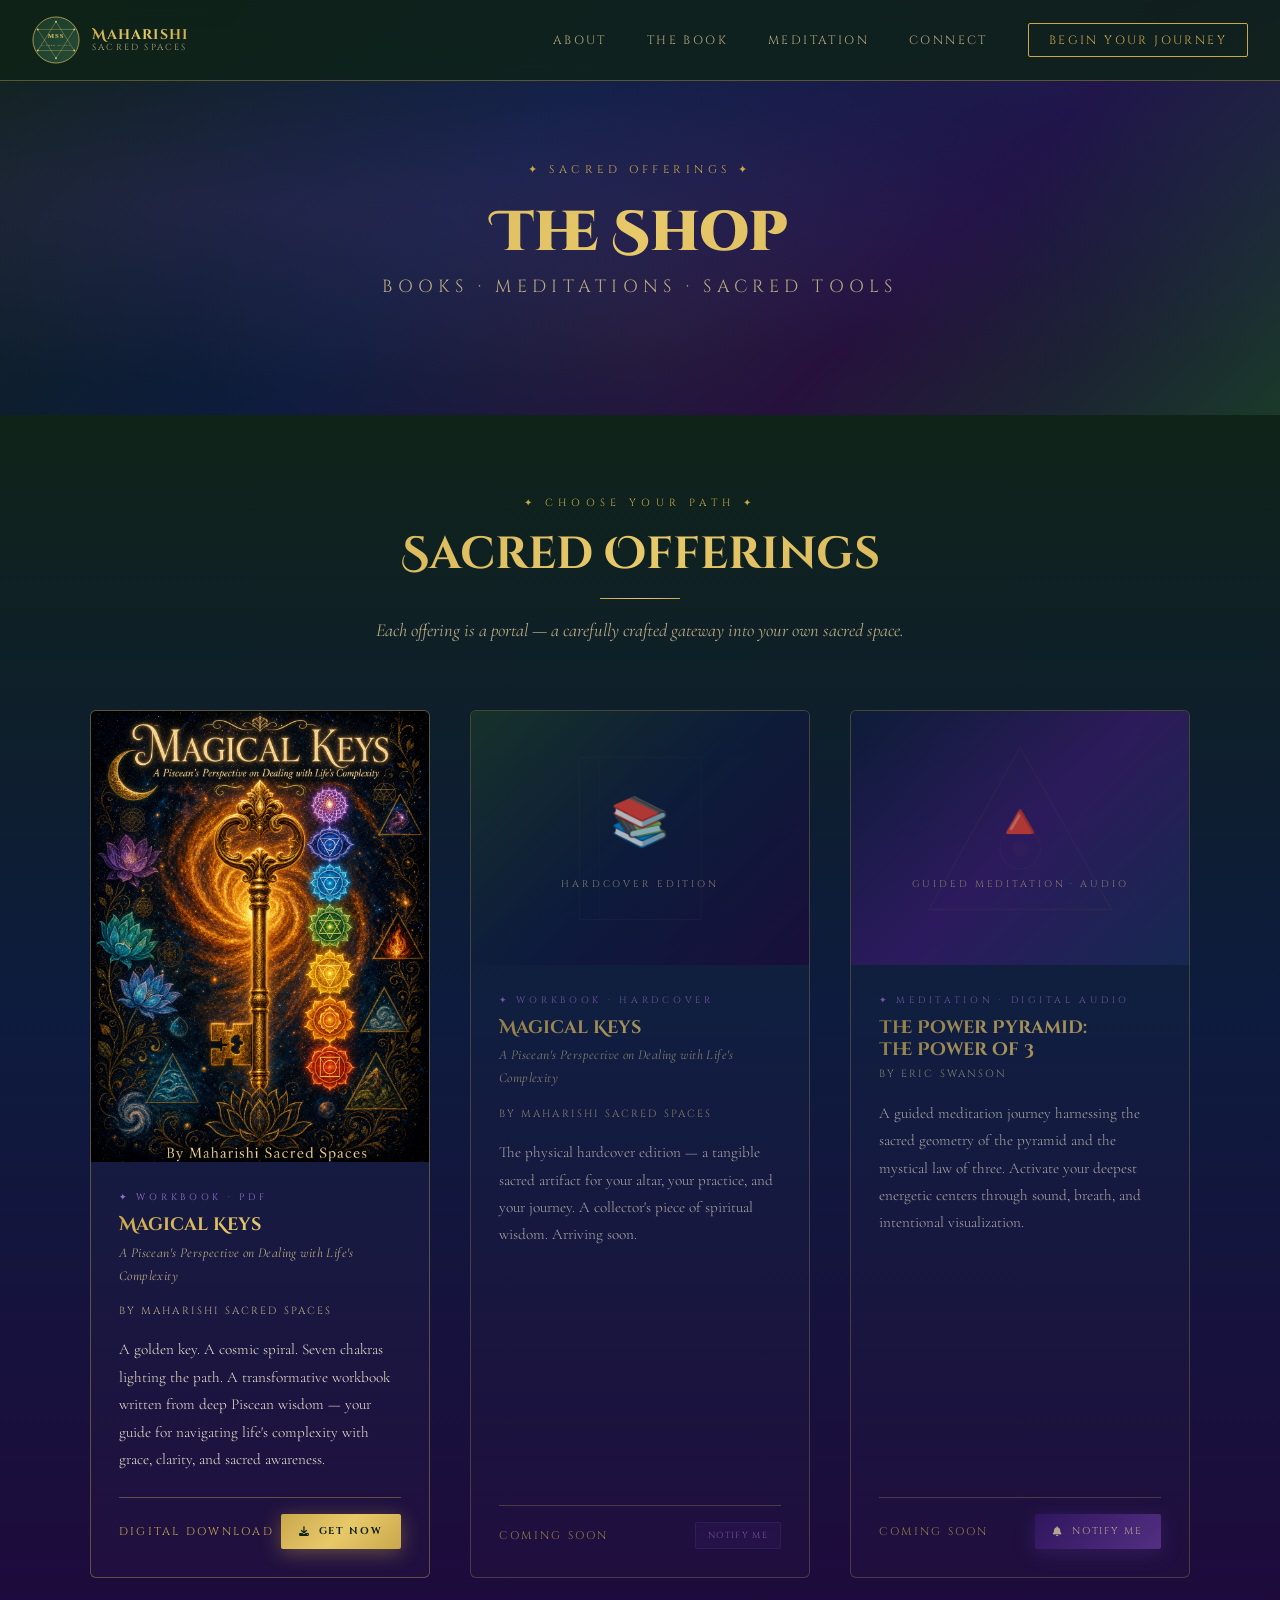
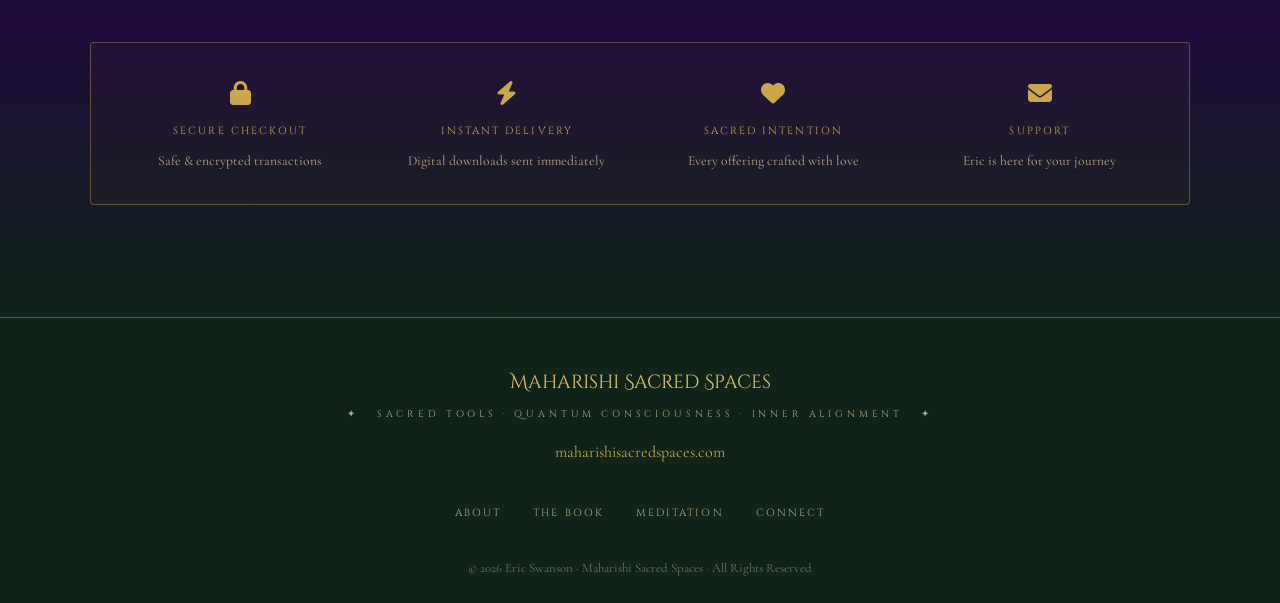
<file: shop.html>
<!DOCTYPE html>
<html lang="en">
<head>
  <meta charset="UTF-8" />
  <meta name="viewport" content="width=device-width, initial-scale=1.0" />
  <meta name="description" content="Sacred Offerings from Maharishi Sacred Spaces — Book, Workbook, and Meditation by Eric Swanson." />
  <meta property="og:url" content="https://maharishisacredspaces.com/shop.html" />
  <link rel="canonical" href="https://maharishisacredspaces.com/shop.html" />
  <title>Sacred Offerings | Maharishi Sacred Spaces</title>
  <link rel="stylesheet" href="assets/css/style.css" />
  <link rel="stylesheet" href="https://cdnjs.cloudflare.com/ajax/libs/font-awesome/6.5.0/css/all.min.css" />
  <style>
    .shop-section {
      padding: 5rem 2rem 7rem;
      background: linear-gradient(180deg, var(--green-deep) 0%, var(--blue-dark) 40%, var(--purple-dark) 80%, var(--green-deep) 100%);
    }
    .shop-inner { max-width: 1100px; margin: 0 auto; }
    .offerings-grid {
      display: grid;
      grid-template-columns: repeat(auto-fit, minmax(320px, 1fr));
      gap: 2.5rem;
      margin-top: 1rem;
    }
    .offering-card {
      background: rgba(255,255,255,0.02);
      border: var(--border-gold);
      border-radius: 6px;
      overflow: hidden;
      transition: all 0.4s ease;
      display: flex;
      flex-direction: column;
    }
    .offering-card:hover {
      transform: translateY(-6px);
      box-shadow: var(--shadow-gold), var(--shadow-deep);
      border-color: var(--gold);
    }
    .offering-card.coming-soon-card {
      opacity: 0.7;
    }
    .offering-card.coming-soon-card:hover {
      transform: translateY(-3px);
    }
    .card-visual {
      aspect-ratio: 4/3;
      display: flex;
      align-items: center;
      justify-content: center;
      position: relative;
      overflow: hidden;
    }
    .card-visual.book-visual {
      background: linear-gradient(135deg, var(--purple-dark), var(--blue-mid), var(--green-mid));
    }
    .card-visual.meditation-visual {
      background: linear-gradient(135deg, var(--blue-dark), var(--purple-mid), var(--blue-mid));
    }
    .card-visual.hardcover-visual {
      background: linear-gradient(135deg, var(--green-dark), var(--blue-dark), var(--purple-dark));
    }
    .card-visual-inner {
      display: flex;
      flex-direction: column;
      align-items: center;
      gap: 0.75rem;
      z-index: 1;
    }
    .card-visual-icon { font-size: 3rem; }
    .card-visual-label {
      font-family: 'Cinzel', serif;
      font-size: 0.6rem;
      letter-spacing: 0.3em;
      text-transform: uppercase;
      color: var(--text-muted);
    }
    .card-visual-bg {
      position: absolute;
      inset: 0;
      opacity: 0.06;
      display: flex;
      align-items: center;
      justify-content: center;
    }
    .card-visual-bg svg { width: 80%; height: 80%; }
    .card-body {
      padding: 1.75rem;
      flex: 1;
      display: flex;
      flex-direction: column;
    }
    .card-type {
      font-family: 'Cinzel', serif;
      font-size: 0.58rem;
      letter-spacing: 0.4em;
      text-transform: uppercase;
      color: var(--purple-light);
      margin-bottom: 0.5rem;
    }
    .card-title {
      font-family: 'Cinzel Decorative', serif;
      font-size: 1.1rem;
      background: var(--gradient-gold);
      -webkit-background-clip: text;
      -webkit-text-fill-color: transparent;
      background-clip: text;
      line-height: 1.3;
      margin-bottom: 0.25rem;
    }
    .card-author {
      font-family: 'Cinzel', serif;
      font-size: 0.65rem;
      letter-spacing: 0.2em;
      color: var(--text-muted);
      text-transform: uppercase;
      margin-bottom: 1rem;
    }
    .card-desc {
      font-size: 0.95rem;
      color: var(--text-light);
      font-weight: 300;
      line-height: 1.8;
      flex: 1;
      margin-bottom: 1.5rem;
    }
    .card-footer {
      display: flex;
      align-items: center;
      justify-content: space-between;
      padding-top: 1rem;
      border-top: var(--border-gold);
    }
    .card-price {
      font-family: 'Cinzel', serif;
      font-size: 0.7rem;
      letter-spacing: 0.2em;
      color: var(--gold);
      text-transform: uppercase;
    }
    .card-badge {
      font-family: 'Cinzel', serif;
      font-size: 0.55rem;
      letter-spacing: 0.15em;
      text-transform: uppercase;
      padding: 0.3rem 0.75rem;
      border-radius: 2px;
    }
    .badge-avail {
      background: rgba(201, 168, 76, 0.12);
      color: var(--gold);
      border: 1px solid rgba(201, 168, 76, 0.3);
    }
    .badge-cs {
      background: rgba(107, 63, 160, 0.12);
      color: var(--purple-light);
      border: 1px solid rgba(107, 63, 160, 0.3);
    }
    .guarantee-strip {
      margin-top: 4rem;
      padding: 2rem;
      border: var(--border-gold);
      border-radius: 4px;
      background: rgba(201, 168, 76, 0.03);
      display: flex;
      align-items: center;
      gap: 2rem;
      flex-wrap: wrap;
      justify-content: center;
      text-align: center;
    }
    .guarantee-item {
      display: flex;
      flex-direction: column;
      align-items: center;
      gap: 0.5rem;
      flex: 1;
      min-width: 160px;
    }
    .guarantee-icon { font-size: 1.5rem; color: var(--gold); }
    .guarantee-title {
      font-family: 'Cinzel', serif;
      font-size: 0.65rem;
      letter-spacing: 0.2em;
      text-transform: uppercase;
      color: var(--gold);
    }
    .guarantee-desc { font-size: 0.85rem; color: var(--text-muted); }
  </style>
</head>
<body>

  <canvas id="particles-canvas"></canvas>

  <!-- Navigation -->
  <nav class="navbar" role="navigation" aria-label="Main navigation">
    <a href="index.html" class="nav-logo" aria-label="Maharishi Sacred Spaces Home">
      <svg class="mss-emblem" viewBox="0 0 100 100" xmlns="http://www.w3.org/2000/svg" aria-hidden="true">
        <defs>
          <linearGradient id="goldGrad" x1="0%" y1="0%" x2="100%" y2="100%">
            <stop offset="0%"   stop-color="#C9A84C"/>
            <stop offset="50%"  stop-color="#E8C96A"/>
            <stop offset="100%" stop-color="#C9A84C"/>
          </linearGradient>
          <linearGradient id="greenGrad" x1="0%" y1="0%" x2="100%" y2="100%">
            <stop offset="0%"   stop-color="#1A3A2A"/>
            <stop offset="100%" stop-color="#254D38"/>
          </linearGradient>
        </defs>
        <circle cx="50" cy="50" r="48" fill="url(#greenGrad)" stroke="url(#goldGrad)" stroke-width="1.5"/>
        <polygon points="50,12 88,72 12,72" fill="none" stroke="url(#goldGrad)" stroke-width="1.2" opacity="0.6"/>
        <polygon points="50,88 12,28 88,28" fill="none" stroke="url(#goldGrad)" stroke-width="1.2" opacity="0.6"/>
        <text x="50" y="46" text-anchor="middle" font-family="serif" font-size="14" font-weight="bold" fill="url(#goldGrad)" letter-spacing="2">MSS</text>
        <circle cx="50" cy="12" r="2" fill="url(#goldGrad)"/>
        <circle cx="88" cy="72" r="2" fill="url(#goldGrad)"/>
        <circle cx="12" cy="72" r="2" fill="url(#goldGrad)"/>
        <circle cx="50" cy="88" r="2" fill="url(#goldGrad)"/>
        <circle cx="12" cy="28" r="2" fill="url(#goldGrad)"/>
        <circle cx="88" cy="28" r="2" fill="url(#goldGrad)"/>
        <text x="50" y="62" text-anchor="middle" font-family="serif" font-size="5.5" fill="url(#goldGrad)" letter-spacing="1.5">SACRED SPACES</text>
      </svg>
      <div class="logo-text">
        <span class="logo-main">Maharishi</span>
        <span class="logo-sub">Sacred Spaces</span>
      </div>
    </a>
    <ul class="nav-links" role="list">
      <li><a href="index.html#about">About</a></li>
      <li><a href="index.html#book">The Book</a></li>
      <li><a href="index.html#meditation">Meditation</a></li>
      <li><a href="index.html#connect">Connect</a></li>
      <li><a href="index.html#connect" class="nav-cta">Begin Your Journey</a></li>
    </ul>
    <div class="hamburger" role="button" aria-label="Toggle menu" tabindex="0">
      <span></span><span></span><span></span>
    </div>
  </nav>

  <!-- Page Hero -->
  <div class="page-hero">
    <div class="hero-bg-pattern"></div>
    <div class="page-hero-content">
      <p class="hero-eyebrow">✦ Sacred Offerings ✦</p>
      <h1 class="hero-title" style="font-size:clamp(2rem,5vw,3.5rem);">The Shop</h1>
      <p class="hero-subtitle">Books · Meditations · Sacred Tools</p>
    </div>
  </div>

  <!-- Shop Section -->
  <section class="shop-section" aria-label="Sacred offerings shop">
    <div class="shop-inner">
      <div class="section-header reveal">
        <span class="section-eyebrow">✦ Choose Your Path ✦</span>
        <h2 class="section-title">Sacred Offerings</h2>
        <div class="section-rule"></div>
        <p class="section-lead">Each offering is a portal — a carefully crafted gateway into your own sacred space.</p>
      </div>

      <div class="offerings-grid">

        <!-- Book — Digital Download -->
        <div class="offering-card reveal">
          <div class="card-visual book-visual" style="aspect-ratio:1/1; overflow:visible; background:transparent; padding:0;">
            <img src="assets/images/book-cover.png" alt="Magical Keys Book Cover" style="width:100%; height:100%; object-fit:contain; display:block; border-radius:4px 4px 0 0;" />
          </div>
          <div class="card-body">
            <span class="card-type">✦ Workbook · PDF</span>
            <h3 class="card-title">Magical Keys</h3>
            <p class="card-author" style="font-style:italic; font-family:'Cormorant Garamond',serif; font-size:0.85rem; letter-spacing:0.03em; text-transform:none; color:var(--text-muted);">A Piscean's Perspective on Dealing with Life's Complexity</p>
            <p class="card-author">by Maharishi Sacred Spaces</p>
            <p class="card-desc">
              A golden key. A cosmic spiral. Seven chakras lighting the path. A transformative workbook written from deep Piscean wisdom — your guide for navigating life's complexity with grace, clarity, and sacred awareness.
            </p>
            <div class="card-footer">
              <span class="card-price">Digital Download</span>
              <a href="index.html#connect" class="btn btn-primary" style="padding:0.55rem 1.1rem; font-size:0.62rem;">
                <i class="fa-solid fa-download"></i> Get Now
              </a>
            </div>
          </div>
        </div>

        <!-- Book — Hardcover (Coming Soon) -->
        <div class="offering-card coming-soon-card reveal">
          <div class="card-visual hardcover-visual">
            <div class="card-visual-bg" aria-hidden="true">
              <svg viewBox="0 0 200 200" xmlns="http://www.w3.org/2000/svg">
                <rect x="40" y="20" width="120" height="160" fill="none" stroke="#C9A84C" stroke-width="1" rx="2"/>
                <line x1="60" y1="20" x2="60" y2="180" stroke="#C9A84C" stroke-width="0.5"/>
              </svg>
            </div>
            <div class="card-visual-inner">
              <div class="card-visual-icon">📚</div>
              <span class="card-visual-label">Hardcover Edition</span>
            </div>
          </div>
          <div class="card-body">
            <span class="card-type">✦ Workbook · Hardcover</span>
            <h3 class="card-title">Magical Keys</h3>
            <p class="card-author" style="font-style:italic; font-family:'Cormorant Garamond',serif; font-size:0.85rem; letter-spacing:0.03em; text-transform:none; color:var(--text-muted);">A Piscean's Perspective on Dealing with Life's Complexity</p>
            <p class="card-author">by Maharishi Sacred Spaces</p>
            <p class="card-desc">
              The physical hardcover edition — a tangible sacred artifact for your altar, your practice, and your journey. A collector's piece of spiritual wisdom. Arriving soon.
            </p>
            <div class="card-footer">
              <span class="card-price">Coming Soon</span>
              <span class="card-badge badge-cs">Notify Me</span>
            </div>
          </div>
        </div>

        <!-- Meditation — Coming Soon -->
        <div class="offering-card coming-soon-card reveal">
          <div class="card-visual meditation-visual">
            <div class="card-visual-bg" aria-hidden="true">
              <svg viewBox="0 0 200 200" xmlns="http://www.w3.org/2000/svg">
                <polygon points="100,10 190,170 10,170" fill="none" stroke="#C9A84C" stroke-width="1.5"/>
                <circle cx="100" cy="110" r="20" fill="none" stroke="#C9A84C" stroke-width="1"/>
                <circle cx="100" cy="110" r="8" fill="#C9A84C" opacity="0.5"/>
              </svg>
            </div>
            <div class="card-visual-inner">
              <div class="card-visual-icon">🔺</div>
              <span class="card-visual-label">Guided Meditation · Audio</span>
            </div>
          </div>
          <div class="card-body">
            <span class="card-type">✦ Meditation · Digital Audio</span>
            <h3 class="card-title">The Power Pyramid:<br/>The Power of 3</h3>
            <p class="card-author">by Eric Swanson</p>
            <p class="card-desc">
              A guided meditation journey harnessing the sacred geometry of the pyramid and the mystical law of three. Activate your deepest energetic centers through sound, breath, and intentional visualization.
            </p>
            <div class="card-footer">
              <span class="card-price">Coming Soon</span>
              <a href="index.html#connect" class="btn btn-purple" style="padding:0.55rem 1.1rem; font-size:0.62rem;">
                <i class="fa-solid fa-bell"></i> Notify Me
              </a>
            </div>
          </div>
        </div>

      </div>

      <!-- Trust Strip -->
      <div class="guarantee-strip reveal">
        <div class="guarantee-item">
          <span class="guarantee-icon"><i class="fa-solid fa-lock"></i></span>
          <span class="guarantee-title">Secure Checkout</span>
          <span class="guarantee-desc">Safe &amp; encrypted transactions</span>
        </div>
        <div class="guarantee-item">
          <span class="guarantee-icon"><i class="fa-solid fa-bolt"></i></span>
          <span class="guarantee-title">Instant Delivery</span>
          <span class="guarantee-desc">Digital downloads sent immediately</span>
        </div>
        <div class="guarantee-item">
          <span class="guarantee-icon"><i class="fa-solid fa-heart"></i></span>
          <span class="guarantee-title">Sacred Intention</span>
          <span class="guarantee-desc">Every offering crafted with love</span>
        </div>
        <div class="guarantee-item">
          <span class="guarantee-icon"><i class="fa-solid fa-envelope"></i></span>
          <span class="guarantee-title">Support</span>
          <span class="guarantee-desc">Eric is here for your journey</span>
        </div>
      </div>
    </div>
  </section>

  <!-- Footer -->
  <footer class="footer" role="contentinfo">
    <div class="footer-logo">Maharishi Sacred Spaces</div>
    <p class="footer-tagline">✦ &nbsp; Sacred Tools · Quantum Consciousness · Inner Alignment &nbsp; ✦</p>
    <p class="footer-domain"><a href="https://maharishisacredspaces.com/">maharishisacredspaces.com</a></p>
    <ul class="footer-nav" role="list">
      <li><a href="index.html#about">About</a></li>
      <li><a href="index.html#book">The Book</a></li>
      <li><a href="index.html#meditation">Meditation</a></li>
      <li><a href="index.html#connect">Connect</a></li>
    </ul>
    <p class="footer-copy">&copy; <span id="year"></span> Eric Swanson · Maharishi Sacred Spaces · All Rights Reserved</p>
  </footer>

  <script src="assets/js/main.js"></script>
  <script>document.getElementById('year').textContent = new Date().getFullYear();</script>
</body>
</html>
</file>
<file: assets/css/style.css>
/* ============================================================
   MAHARISHI SACRED SPACES — Main Stylesheet
   Palette: Gold | Dark Green | Deep Blue | Royal Purple
   ============================================================ */

@import url('https://fonts.googleapis.com/css2?family=Cinzel+Decorative:wght@400;700;900&family=Cinzel:wght@400;500;600;700&family=Cormorant+Garamond:ital,wght@0,300;0,400;0,500;0,600;1,300;1,400;1,500&display=swap');

/* ── CSS Variables ─────────────────────────────────────────── */
:root {
  --gold:          #C9A84C;
  --gold-light:    #E8C96A;
  --gold-pale:     #F5E6B8;
  --green-dark:    #1A3A2A;
  --green-mid:     #254D38;
  --green-deep:    #0F2318;
  --blue-dark:     #0D1B3E;
  --blue-mid:      #1A2E5A;
  --blue-accent:   #2A4A8A;
  --purple-dark:   #1E0A3C;
  --purple-mid:    #3A1A6E;
  --purple-accent: #6B3FA0;
  --purple-light:  #9B6FD0;
  --text-light:    #F0E8D0;
  --text-muted:    #B8A880;
  --text-gold:     #C9A84C;
  --white:         #FFFFFF;
  --shadow-gold:   0 0 30px rgba(201, 168, 76, 0.3);
  --shadow-deep:   0 8px 40px rgba(0, 0, 0, 0.6);
  --border-gold:   1px solid rgba(201, 168, 76, 0.4);
  --gradient-hero: linear-gradient(135deg, #0F2318 0%, #0D1B3E 40%, #1E0A3C 70%, #1A3A2A 100%);
  --gradient-section: linear-gradient(180deg, #0D1B3E 0%, #1E0A3C 50%, #1A3A2A 100%);
  --gradient-gold:  linear-gradient(135deg, #C9A84C 0%, #E8C96A 50%, #C9A84C 100%);
}

/* ── Reset & Base ──────────────────────────────────────────── */
*, *::before, *::after { box-sizing: border-box; margin: 0; padding: 0; }

html { scroll-behavior: smooth; font-size: 16px; }

body {
  font-family: 'Cormorant Garamond', Georgia, serif;
  background-color: var(--green-deep);
  color: var(--text-light);
  line-height: 1.7;
  overflow-x: hidden;
}

img { max-width: 100%; height: auto; display: block; }
a  { color: var(--gold); text-decoration: none; transition: color 0.3s ease; }
a:hover { color: var(--gold-light); }

/* ── Scrollbar ─────────────────────────────────────────────── */
::-webkit-scrollbar { width: 6px; }
::-webkit-scrollbar-track { background: var(--green-deep); }
::-webkit-scrollbar-thumb { background: var(--gold); border-radius: 3px; }

/* ── Sacred Particle Canvas ────────────────────────────────── */
#particles-canvas {
  position: fixed;
  top: 0; left: 0;
  width: 100%; height: 100%;
  pointer-events: none;
  z-index: 0;
  opacity: 0.4;
}

/* ── Navigation ────────────────────────────────────────────── */
.navbar {
  position: fixed;
  top: 0; left: 0; right: 0;
  z-index: 1000;
  padding: 1rem 2rem;
  display: flex;
  align-items: center;
  justify-content: space-between;
  background: rgba(15, 35, 24, 0.85);
  backdrop-filter: blur(12px);
  border-bottom: var(--border-gold);
  transition: all 0.4s ease;
}

.navbar.scrolled {
  padding: 0.6rem 2rem;
  background: rgba(15, 35, 24, 0.97);
  box-shadow: var(--shadow-gold);
}

.nav-logo {
  display: flex;
  align-items: center;
  gap: 0.75rem;
  text-decoration: none;
}

.nav-logo .mss-emblem {
  width: 48px;
  height: 48px;
  flex-shrink: 0;
}

.nav-logo .logo-text {
  display: flex;
  flex-direction: column;
  line-height: 1.1;
}

.nav-logo .logo-main {
  font-family: 'Cinzel Decorative', serif;
  font-size: 0.85rem;
  font-weight: 700;
  background: var(--gradient-gold);
  -webkit-background-clip: text;
  -webkit-text-fill-color: transparent;
  background-clip: text;
  letter-spacing: 0.08em;
}

.nav-logo .logo-sub {
  font-family: 'Cinzel', serif;
  font-size: 0.55rem;
  color: var(--text-muted);
  letter-spacing: 0.25em;
  text-transform: uppercase;
}

.nav-links {
  display: flex;
  align-items: center;
  gap: 2.5rem;
  list-style: none;
}

.nav-links a {
  font-family: 'Cinzel', serif;
  font-size: 0.75rem;
  letter-spacing: 0.2em;
  text-transform: uppercase;
  color: var(--text-muted);
  transition: color 0.3s ease;
  position: relative;
}

.nav-links a::after {
  content: '';
  position: absolute;
  bottom: -4px; left: 0;
  width: 0; height: 1px;
  background: var(--gold);
  transition: width 0.3s ease;
}

.nav-links a:hover,
.nav-links a.active {
  color: var(--gold);
}

.nav-links a:hover::after,
.nav-links a.active::after {
  width: 100%;
}

.nav-cta {
  font-family: 'Cinzel', serif;
  font-size: 0.7rem;
  letter-spacing: 0.15em;
  text-transform: uppercase;
  padding: 0.5rem 1.25rem;
  border: 1px solid var(--gold);
  color: var(--gold) !important;
  border-radius: 2px;
  transition: all 0.3s ease !important;
}

.nav-cta:hover {
  background: var(--gold) !important;
  color: var(--green-deep) !important;
}

.nav-cta::after { display: none !important; }

.hamburger {
  display: none;
  flex-direction: column;
  gap: 5px;
  cursor: pointer;
  padding: 4px;
}

.hamburger span {
  display: block;
  width: 24px;
  height: 2px;
  background: var(--gold);
  transition: all 0.3s ease;
}

/* ── Hero Section ──────────────────────────────────────────── */
.hero {
  position: relative;
  min-height: 100vh;
  display: flex;
  align-items: center;
  justify-content: center;
  text-align: center;
  background: var(--gradient-hero);
  overflow: hidden;
  z-index: 1;
}

.hero-bg-pattern {
  position: absolute;
  inset: 0;
  background-image:
    radial-gradient(ellipse at 20% 50%, rgba(106, 63, 160, 0.2) 0%, transparent 60%),
    radial-gradient(ellipse at 80% 20%, rgba(42, 74, 138, 0.2) 0%, transparent 60%),
    radial-gradient(ellipse at 50% 80%, rgba(201, 168, 76, 0.08) 0%, transparent 50%);
  z-index: 0;
}

.sacred-geometry {
  position: absolute;
  inset: 0;
  display: flex;
  align-items: center;
  justify-content: center;
  z-index: 0;
  opacity: 0.06;
}

.sacred-geometry svg {
  width: min(90vw, 900px);
  height: min(90vw, 900px);
  animation: slowRotate 120s linear infinite;
}

@keyframes slowRotate {
  from { transform: rotate(0deg); }
  to   { transform: rotate(360deg); }
}

.hero-content {
  position: relative;
  z-index: 2;
  max-width: 860px;
  padding: 2rem;
}

.hero-eyebrow {
  font-family: 'Cinzel', serif;
  font-size: 0.7rem;
  letter-spacing: 0.4em;
  text-transform: uppercase;
  color: var(--gold);
  margin-bottom: 1.5rem;
  opacity: 0;
  animation: fadeUp 1s ease 0.3s forwards;
}

.hero-title {
  font-family: 'Cinzel Decorative', serif;
  font-size: clamp(2.2rem, 6vw, 5rem);
  font-weight: 900;
  line-height: 1.1;
  background: var(--gradient-gold);
  -webkit-background-clip: text;
  -webkit-text-fill-color: transparent;
  background-clip: text;
  margin-bottom: 0.5rem;
  opacity: 0;
  animation: fadeUp 1s ease 0.5s forwards;
}

.hero-subtitle {
  font-family: 'Cinzel', serif;
  font-size: clamp(0.8rem, 2vw, 1.1rem);
  letter-spacing: 0.3em;
  text-transform: uppercase;
  color: var(--text-muted);
  margin-bottom: 2rem;
  opacity: 0;
  animation: fadeUp 1s ease 0.7s forwards;
}

.hero-divider {
  width: 120px;
  height: 1px;
  background: var(--gradient-gold);
  margin: 0 auto 2rem;
  opacity: 0;
  animation: fadeUp 1s ease 0.9s forwards;
}

.hero-tagline {
  font-size: clamp(1.1rem, 2.5vw, 1.5rem);
  font-style: italic;
  color: var(--text-light);
  font-weight: 300;
  max-width: 600px;
  margin: 0 auto 3rem;
  opacity: 0;
  animation: fadeUp 1s ease 1.1s forwards;
}

.hero-actions {
  display: flex;
  gap: 1.5rem;
  justify-content: center;
  flex-wrap: wrap;
  opacity: 0;
  animation: fadeUp 1s ease 1.3s forwards;
}

.hero-scroll {
  position: absolute;
  bottom: 2rem;
  left: 50%;
  transform: translateX(-50%);
  z-index: 2;
  display: flex;
  flex-direction: column;
  align-items: center;
  gap: 0.5rem;
  opacity: 0;
  animation: fadeIn 1s ease 2s forwards;
}

.hero-scroll span {
  font-family: 'Cinzel', serif;
  font-size: 0.6rem;
  letter-spacing: 0.3em;
  text-transform: uppercase;
  color: var(--text-muted);
}

.scroll-line {
  width: 1px;
  height: 40px;
  background: linear-gradient(to bottom, var(--gold), transparent);
  animation: scrollPulse 2s ease-in-out infinite;
}

@keyframes scrollPulse {
  0%, 100% { opacity: 1; transform: scaleY(1); }
  50%       { opacity: 0.4; transform: scaleY(0.7); }
}

/* ── Buttons ───────────────────────────────────────────────── */
.btn {
  display: inline-flex;
  align-items: center;
  gap: 0.5rem;
  font-family: 'Cinzel', serif;
  font-size: 0.75rem;
  letter-spacing: 0.2em;
  text-transform: uppercase;
  padding: 0.9rem 2rem;
  border-radius: 2px;
  cursor: pointer;
  transition: all 0.35s ease;
  border: none;
  text-decoration: none;
}

.btn-primary {
  background: var(--gradient-gold);
  color: var(--green-deep);
  font-weight: 700;
  box-shadow: 0 4px 20px rgba(201, 168, 76, 0.4);
}

.btn-primary:hover {
  transform: translateY(-2px);
  box-shadow: 0 8px 30px rgba(201, 168, 76, 0.6);
  color: var(--green-deep);
}

.btn-outline {
  background: transparent;
  color: var(--gold);
  border: 1px solid var(--gold);
}

.btn-outline:hover {
  background: rgba(201, 168, 76, 0.1);
  transform: translateY(-2px);
  color: var(--gold-light);
}

.btn-purple {
  background: linear-gradient(135deg, var(--purple-mid), var(--purple-accent));
  color: var(--gold-pale);
  box-shadow: 0 4px 20px rgba(107, 63, 160, 0.4);
}

.btn-purple:hover {
  transform: translateY(-2px);
  box-shadow: 0 8px 30px rgba(107, 63, 160, 0.6);
  color: var(--white);
}

/* ── Section Shared ────────────────────────────────────────── */
section {
  position: relative;
  z-index: 1;
}

.section-header {
  text-align: center;
  margin-bottom: 4rem;
}

.section-eyebrow {
  font-family: 'Cinzel', serif;
  font-size: 0.65rem;
  letter-spacing: 0.5em;
  text-transform: uppercase;
  color: var(--gold);
  margin-bottom: 1rem;
  display: block;
}

.section-title {
  font-family: 'Cinzel Decorative', serif;
  font-size: clamp(1.6rem, 4vw, 2.8rem);
  font-weight: 700;
  background: var(--gradient-gold);
  -webkit-background-clip: text;
  -webkit-text-fill-color: transparent;
  background-clip: text;
  margin-bottom: 1rem;
  line-height: 1.2;
}

.section-rule {
  width: 80px;
  height: 1px;
  background: var(--gradient-gold);
  margin: 1rem auto;
}

.section-lead {
  font-size: 1.15rem;
  color: var(--text-muted);
  max-width: 600px;
  margin: 0 auto;
  font-style: italic;
}

/* ── About / Bio Section ───────────────────────────────────── */
.about-section {
  padding: 7rem 2rem;
  background: linear-gradient(180deg, var(--green-deep) 0%, var(--blue-dark) 50%, var(--purple-dark) 100%);
}

.about-inner {
  max-width: 1100px;
  margin: 0 auto;
  display: grid;
  grid-template-columns: 1fr 1.4fr;
  gap: 5rem;
  align-items: center;
}

.about-image-wrap {
  position: relative;
}

.about-portrait {
  width: 100%;
  max-width: 400px;
  aspect-ratio: 3/4;
  object-fit: cover;
  border-radius: 4px;
  border: var(--border-gold);
  box-shadow: var(--shadow-gold), var(--shadow-deep);
  position: relative;
  z-index: 1;
}

.about-portrait-placeholder {
  width: 100%;
  max-width: 400px;
  aspect-ratio: 3/4;
  background: linear-gradient(135deg, var(--green-mid), var(--blue-mid), var(--purple-mid));
  border-radius: 4px;
  border: var(--border-gold);
  display: flex;
  flex-direction: column;
  align-items: center;
  justify-content: center;
  gap: 1rem;
  box-shadow: var(--shadow-gold), var(--shadow-deep);
}

.about-portrait-placeholder .placeholder-icon {
  font-size: 4rem;
  opacity: 0.5;
}

.about-portrait-placeholder span {
  font-family: 'Cinzel', serif;
  font-size: 0.65rem;
  letter-spacing: 0.3em;
  color: var(--text-muted);
  text-transform: uppercase;
}

.about-frame-corner {
  position: absolute;
  width: 40px; height: 40px;
  border-color: var(--gold);
  border-style: solid;
  opacity: 0.6;
}

.about-frame-corner.tl { top: -10px; left: -10px; border-width: 2px 0 0 2px; }
.about-frame-corner.tr { top: -10px; right: -10px; border-width: 2px 2px 0 0; }
.about-frame-corner.bl { bottom: -10px; left: -10px; border-width: 0 0 2px 2px; }
.about-frame-corner.br { bottom: -10px; right: -10px; border-width: 0 2px 2px 0; }

.about-mss-badge {
  position: absolute;
  bottom: -20px;
  right: -20px;
  width: 80px;
  height: 80px;
  background: var(--gradient-gold);
  border-radius: 50%;
  display: flex;
  align-items: center;
  justify-content: center;
  font-family: 'Cinzel Decorative', serif;
  font-size: 1rem;
  font-weight: 900;
  color: var(--green-deep);
  box-shadow: 0 4px 20px rgba(201, 168, 76, 0.5);
  z-index: 2;
}

.about-content { }

.about-name {
  font-family: 'Cinzel Decorative', serif;
  font-size: clamp(1.4rem, 3vw, 2rem);
  background: var(--gradient-gold);
  -webkit-background-clip: text;
  -webkit-text-fill-color: transparent;
  background-clip: text;
  margin-bottom: 0.25rem;
}

.about-title-role {
  font-family: 'Cinzel', serif;
  font-size: 0.75rem;
  letter-spacing: 0.3em;
  text-transform: uppercase;
  color: var(--purple-light);
  margin-bottom: 2rem;
}

.about-bio p {
  font-size: 1.1rem;
  color: var(--text-light);
  margin-bottom: 1.25rem;
  font-weight: 300;
  line-height: 1.9;
}

.about-bio p strong {
  color: var(--gold);
  font-weight: 500;
}

.about-pillars {
  display: flex;
  gap: 1.5rem;
  margin-top: 2.5rem;
  flex-wrap: wrap;
}

.pillar-chip {
  display: flex;
  align-items: center;
  gap: 0.5rem;
  padding: 0.5rem 1rem;
  border: var(--border-gold);
  border-radius: 2px;
  background: rgba(201, 168, 76, 0.05);
}

.pillar-chip .chip-icon { font-size: 1rem; }

.pillar-chip span {
  font-family: 'Cinzel', serif;
  font-size: 0.6rem;
  letter-spacing: 0.2em;
  text-transform: uppercase;
  color: var(--text-muted);
}

/* ── Book Section ──────────────────────────────────────────── */
.book-section {
  padding: 7rem 2rem;
  background: linear-gradient(180deg, var(--purple-dark) 0%, var(--blue-dark) 40%, var(--green-deep) 100%);
}

.book-inner {
  max-width: 1100px;
  margin: 0 auto;
}

.book-showcase {
  display: grid;
  grid-template-columns: 1fr 1.2fr;
  gap: 5rem;
  align-items: start;
  margin-bottom: 5rem;
}

.book-cover-wrap {
  position: relative;
  display: flex;
  justify-content: center;
  align-items: flex-start;
  width: 100%;
  min-width: 420px;
}

.book-cover-img {
  width: 380px !important;
  height: auto !important;
  max-width: 100% !important;
  max-height: none !important;
  object-fit: contain !important;
  overflow: visible !important;
  border-radius: 4px;
  box-shadow: -8px 8px 40px rgba(0,0,0,0.7), var(--shadow-gold);
  border: var(--border-gold);
  position: relative;
  z-index: 1;
  transition: transform 0.4s ease;
  display: block !important;
}

.book-cover-img:hover {
  transform: perspective(800px) rotateY(-5deg) translateY(-4px);
}

.book-cover-placeholder {
  width: 100%;
  max-width: 320px;
  aspect-ratio: 2/3;
  background: linear-gradient(160deg, var(--purple-mid) 0%, var(--blue-mid) 40%, var(--green-mid) 100%);
  border-radius: 4px;
  border: var(--border-gold);
  display: flex;
  flex-direction: column;
  align-items: center;
  justify-content: center;
  gap: 1rem;
  box-shadow: -8px 8px 40px rgba(0,0,0,0.7), var(--shadow-gold);
  padding: 2rem;
  text-align: center;
  transition: transform 0.4s ease;
}

.book-cover-placeholder:hover {
  transform: perspective(800px) rotateY(-5deg) translateY(-4px);
}

.book-cover-placeholder .book-title-on-cover {
  font-family: 'Cinzel Decorative', serif;
  font-size: 1rem;
  background: var(--gradient-gold);
  -webkit-background-clip: text;
  -webkit-text-fill-color: transparent;
  background-clip: text;
  line-height: 1.3;
}

.book-cover-placeholder .book-author-on-cover {
  font-family: 'Cinzel', serif;
  font-size: 0.65rem;
  letter-spacing: 0.3em;
  color: var(--text-muted);
  text-transform: uppercase;
}

.book-glow {
  position: absolute;
  inset: -20px;
  background: radial-gradient(ellipse, rgba(201, 168, 76, 0.15) 0%, transparent 70%);
  z-index: 0;
  border-radius: 50%;
}

.book-details { }

.book-label {
  font-family: 'Cinzel', serif;
  font-size: 0.6rem;
  letter-spacing: 0.5em;
  text-transform: uppercase;
  color: var(--purple-light);
  margin-bottom: 0.75rem;
  display: block;
}

.book-title {
  font-family: 'Cinzel Decorative', serif;
  font-size: clamp(1.4rem, 3vw, 2.2rem);
  background: var(--gradient-gold);
  -webkit-background-clip: text;
  -webkit-text-fill-color: transparent;
  background-clip: text;
  line-height: 1.2;
  margin-bottom: 0.5rem;
}

.book-author {
  font-family: 'Cinzel', serif;
  font-size: 0.8rem;
  letter-spacing: 0.25em;
  color: var(--text-muted);
  text-transform: uppercase;
  margin-bottom: 2rem;
}

.book-description {
  font-size: 1.05rem;
  color: var(--text-light);
  font-weight: 300;
  line-height: 1.9;
  margin-bottom: 2.5rem;
}

.book-purchase-options {
  display: flex;
  flex-direction: column;
  gap: 1rem;
}

.purchase-option {
  display: flex;
  align-items: center;
  justify-content: space-between;
  padding: 1.25rem 1.5rem;
  border-radius: 4px;
  border: var(--border-gold);
  background: rgba(201, 168, 76, 0.04);
  transition: all 0.3s ease;
}

.purchase-option:hover {
  background: rgba(201, 168, 76, 0.08);
  border-color: var(--gold);
  transform: translateX(4px);
}

.purchase-option.coming-soon {
  opacity: 0.55;
  cursor: default;
  border-color: rgba(201, 168, 76, 0.2);
}

.purchase-option.coming-soon:hover {
  transform: none;
  background: rgba(201, 168, 76, 0.04);
}

.option-info { display: flex; flex-direction: column; gap: 0.2rem; }

.option-type {
  font-family: 'Cinzel', serif;
  font-size: 0.7rem;
  letter-spacing: 0.2em;
  text-transform: uppercase;
  color: var(--gold);
}

.option-desc {
  font-size: 0.85rem;
  color: var(--text-muted);
}

.option-badge {
  font-family: 'Cinzel', serif;
  font-size: 0.6rem;
  letter-spacing: 0.15em;
  text-transform: uppercase;
  padding: 0.3rem 0.75rem;
  border-radius: 2px;
}

.badge-available {
  background: rgba(201, 168, 76, 0.15);
  color: var(--gold);
  border: 1px solid rgba(201, 168, 76, 0.3);
}

.badge-soon {
  background: rgba(107, 63, 160, 0.15);
  color: var(--purple-light);
  border: 1px solid rgba(107, 63, 160, 0.3);
}

/* ── Meditation Section ────────────────────────────────────── */
.meditation-section {
  padding: 7rem 2rem;
  background: linear-gradient(180deg, var(--green-deep) 0%, var(--purple-dark) 50%, var(--blue-dark) 100%);
}

.meditation-inner {
  max-width: 1100px;
  margin: 0 auto;
}

.meditation-showcase {
  display: grid;
  grid-template-columns: 1.2fr 1fr;
  gap: 5rem;
  align-items: center;
}

.meditation-content { }

.meditation-title {
  font-family: 'Cinzel Decorative', serif;
  font-size: clamp(1.4rem, 3vw, 2.2rem);
  background: var(--gradient-gold);
  -webkit-background-clip: text;
  -webkit-text-fill-color: transparent;
  background-clip: text;
  line-height: 1.2;
  margin-bottom: 0.5rem;
}

.meditation-subtitle {
  font-family: 'Cinzel', serif;
  font-size: 0.8rem;
  letter-spacing: 0.3em;
  color: var(--purple-light);
  text-transform: uppercase;
  margin-bottom: 2rem;
}

.meditation-description {
  font-size: 1.05rem;
  color: var(--text-light);
  font-weight: 300;
  line-height: 1.9;
  margin-bottom: 2rem;
}

.meditation-features {
  list-style: none;
  margin-bottom: 2.5rem;
  display: flex;
  flex-direction: column;
  gap: 0.75rem;
}

.meditation-features li {
  display: flex;
  align-items: flex-start;
  gap: 0.75rem;
  font-size: 1rem;
  color: var(--text-muted);
}

.meditation-features li .feat-icon {
  color: var(--gold);
  font-size: 0.9rem;
  margin-top: 0.15rem;
  flex-shrink: 0;
}

.meditation-visual {
  display: flex;
  justify-content: center;
  align-items: center;
}

.pyramid-visual {
  position: relative;
  width: 300px;
  height: 300px;
  display: flex;
  align-items: center;
  justify-content: center;
}

.pyramid-svg {
  width: 100%;
  height: 100%;
  filter: drop-shadow(0 0 20px rgba(201, 168, 76, 0.4));
  animation: pyramidPulse 4s ease-in-out infinite;
}

@keyframes pyramidPulse {
  0%, 100% { filter: drop-shadow(0 0 20px rgba(201, 168, 76, 0.4)); }
  50%       { filter: drop-shadow(0 0 40px rgba(201, 168, 76, 0.7)); }
}

.pyramid-label {
  position: absolute;
  bottom: -2rem;
  left: 50%;
  transform: translateX(-50%);
  font-family: 'Cinzel', serif;
  font-size: 0.6rem;
  letter-spacing: 0.4em;
  text-transform: uppercase;
  color: var(--text-muted);
  white-space: nowrap;
}

/* ── Testimonials / Quote Section ──────────────────────────── */
.quote-section {
  padding: 5rem 2rem;
  background: linear-gradient(135deg, var(--blue-dark), var(--purple-dark));
  text-align: center;
  border-top: var(--border-gold);
  border-bottom: var(--border-gold);
}

.quote-inner {
  max-width: 800px;
  margin: 0 auto;
}

.sacred-quote {
  font-family: 'Cormorant Garamond', serif;
  font-size: clamp(1.4rem, 3vw, 2rem);
  font-style: italic;
  font-weight: 300;
  color: var(--text-light);
  line-height: 1.6;
  margin-bottom: 1.5rem;
}

.sacred-quote::before { content: '\201C'; color: var(--gold); font-size: 3rem; line-height: 0; vertical-align: -0.5rem; margin-right: 0.25rem; }
.sacred-quote::after  { content: '\201D'; color: var(--gold); font-size: 3rem; line-height: 0; vertical-align: -0.5rem; margin-left: 0.25rem; }

.quote-attribution {
  font-family: 'Cinzel', serif;
  font-size: 0.7rem;
  letter-spacing: 0.3em;
  text-transform: uppercase;
  color: var(--gold);
}

/* ── Newsletter / Contact ──────────────────────────────────── */
.connect-section {
  padding: 6rem 2rem;
  background: linear-gradient(180deg, var(--blue-dark) 0%, var(--green-deep) 100%);
  text-align: center;
}

.connect-inner {
  max-width: 600px;
  margin: 0 auto;
}

.connect-form {
  display: flex;
  gap: 0;
  margin-top: 2.5rem;
  border: var(--border-gold);
  border-radius: 2px;
  overflow: hidden;
}

.connect-input {
  flex: 1;
  padding: 1rem 1.25rem;
  background: rgba(255,255,255,0.04);
  border: none;
  color: var(--text-light);
  font-family: 'Cormorant Garamond', serif;
  font-size: 1rem;
  outline: none;
}

.connect-input::placeholder { color: var(--text-muted); }

.connect-btn {
  padding: 1rem 1.75rem;
  background: var(--gradient-gold);
  border: none;
  color: var(--green-deep);
  font-family: 'Cinzel', serif;
  font-size: 0.7rem;
  letter-spacing: 0.2em;
  text-transform: uppercase;
  font-weight: 700;
  cursor: pointer;
  transition: all 0.3s ease;
  white-space: nowrap;
}

.connect-btn:hover {
  background: linear-gradient(135deg, var(--gold-light), var(--gold));
}

/* ── MailerLite embed overrides ────────────────────────────── */
.mailerlite-wrap {
  width: 100%;
  max-width: 420px;
  margin: 0 auto;
}
.mailerlite-wrap .ml-form-embedContainer {
  display: block !important;
  width: 100% !important;
}
.mailerlite-wrap .ml-form-embedWrapper {
  display: block !important;
  width: 100% !important;
  max-width: 100% !important;
  background: transparent !important;
  border: none !important;
  padding: 0 !important;
}
.mailerlite-wrap .ml-form-embedBody {
  padding: 0 !important;
}
.mailerlite-wrap .ml-form-embedContent {
  margin-bottom: 1rem !important;
}
.mailerlite-wrap .ml-form-embedContent h4 {
  color: var(--gold) !important;
  font-family: 'Cormorant Garamond', serif !important;
  font-size: 1.25rem !important;
  font-weight: 400 !important;
}
.mailerlite-wrap .ml-form-embedContent p {
  color: var(--text-muted) !important;
  font-size: 0.85rem !important;
}
.mailerlite-wrap .ml-form-fieldRow {
  margin-bottom: 0.75rem !important;
}
.mailerlite-wrap .ml-form-embedSubmit {
  margin: 0 !important;
  float: none !important;
  width: 100% !important;
}
.mailerlite-wrap .ml-form-embedSubmit button.primary {
  background: var(--gradient-gold) !important;
  color: var(--deep-green) !important;
  font-family: 'Cinzel', serif !important;
  font-size: 0.75rem !important;
  letter-spacing: 0.15em !important;
  border-radius: 0 !important;
  padding: 1rem 1.75rem !important;
  width: 100% !important;
  border: none !important;
  cursor: pointer !important;
  font-weight: 600 !important;
}
.mailerlite-wrap .ml-form-embedSubmit button.primary:hover {
  background: linear-gradient(135deg, var(--gold-light), var(--gold)) !important;
}

.social-links {
  display: flex;
  justify-content: center;
  gap: 1.5rem;
  margin-top: 2.5rem;
}

.social-link {
  display: flex;
  align-items: center;
  justify-content: center;
  width: 44px;
  height: 44px;
  border: var(--border-gold);
  border-radius: 2px;
  color: var(--gold);
  font-size: 1.1rem;
  transition: all 0.3s ease;
}

.social-link:hover {
  background: rgba(201, 168, 76, 0.1);
  transform: translateY(-3px);
  box-shadow: 0 4px 15px rgba(201, 168, 76, 0.3);
}

/* ── Footer ────────────────────────────────────────────────── */
.footer {
  background: var(--green-deep);
  border-top: var(--border-gold);
  padding: 3rem 2rem 1.5rem;
  text-align: center;
}

.footer-logo {
  font-family: 'Cinzel Decorative', serif;
  font-size: 1.2rem;
  background: var(--gradient-gold);
  -webkit-background-clip: text;
  -webkit-text-fill-color: transparent;
  background-clip: text;
  margin-bottom: 0.5rem;
}

.footer-tagline {
  font-family: 'Cinzel', serif;
  font-size: 0.6rem;
  letter-spacing: 0.4em;
  text-transform: uppercase;
  color: var(--text-muted);
  margin-bottom: 2rem;
}

.footer-domain {
  margin: -1rem 0 2rem;
  font-size: 1rem;
  overflow-wrap: anywhere;
}

.footer-domain a:hover,
.footer-domain a:focus-visible {
  text-decoration: underline;
  text-underline-offset: 0.2em;
}

.footer-nav {
  display: flex;
  justify-content: center;
  gap: 2rem;
  list-style: none;
  margin-bottom: 2rem;
  flex-wrap: wrap;
}

.footer-nav a {
  font-family: 'Cinzel', serif;
  font-size: 0.65rem;
  letter-spacing: 0.2em;
  text-transform: uppercase;
  color: var(--text-muted);
  transition: color 0.3s ease;
}

.footer-nav a:hover { color: var(--gold); }

.footer-copy {
  font-size: 0.8rem;
  color: var(--text-muted);
  opacity: 0.6;
}

/* ── Animations ────────────────────────────────────────────── */
@keyframes fadeUp {
  from { opacity: 0; transform: translateY(30px); }
  to   { opacity: 1; transform: translateY(0); }
}

@keyframes fadeIn {
  from { opacity: 0; }
  to   { opacity: 1; }
}

.reveal {
  opacity: 0;
  transform: translateY(40px);
  transition: opacity 0.8s ease, transform 0.8s ease;
}

.reveal.visible {
  opacity: 1;
  transform: translateY(0);
}

/* ── Page Header (inner pages) ─────────────────────────────── */
.page-hero {
  padding: 10rem 2rem 5rem;
  text-align: center;
  background: var(--gradient-hero);
  position: relative;
  overflow: hidden;
}

.page-hero .hero-bg-pattern {
  position: absolute;
  inset: 0;
}

.page-hero-content {
  position: relative;
  z-index: 2;
}

/* ── Responsive ────────────────────────────────────────────── */
@media (max-width: 900px) {
  .about-inner,
  .book-showcase,
  .meditation-showcase {
    grid-template-columns: 1fr;
    gap: 3rem;
  }

  .book-showcase {
    direction: ltr;
  }

  .about-image-wrap,
  .book-cover-wrap,
  .meditation-visual {
    display: flex;
    justify-content: center;
  }

  .about-portrait-placeholder,
  .book-cover-placeholder,
  .book-cover-img {
    max-width: 280px;
  }
}

@media (max-width: 768px) {
  .nav-links { display: none; }
  .hamburger { display: flex; }

  .nav-links.open {
    display: flex;
    flex-direction: column;
    position: fixed;
    top: 0; left: 0; right: 0; bottom: 0;
    background: rgba(15, 35, 24, 0.98);
    justify-content: center;
    align-items: center;
    gap: 2.5rem;
    z-index: 999;
  }

  .nav-links.open a {
    font-size: 1rem;
    letter-spacing: 0.3em;
  }

  .hero-actions { flex-direction: column; align-items: center; }

  .connect-form { flex-direction: column; }
  .connect-input { border-bottom: var(--border-gold); }
  .connect-btn { padding: 1rem; }
}

/* ── Utility ───────────────────────────────────────────────── */
.text-gold { color: var(--gold); }
.text-center { text-align: center; }
.mt-1 { margin-top: 1rem; }
.mt-2 { margin-top: 2rem; }
.container { max-width: 1100px; margin: 0 auto; padding: 0 2rem; }
</file>
